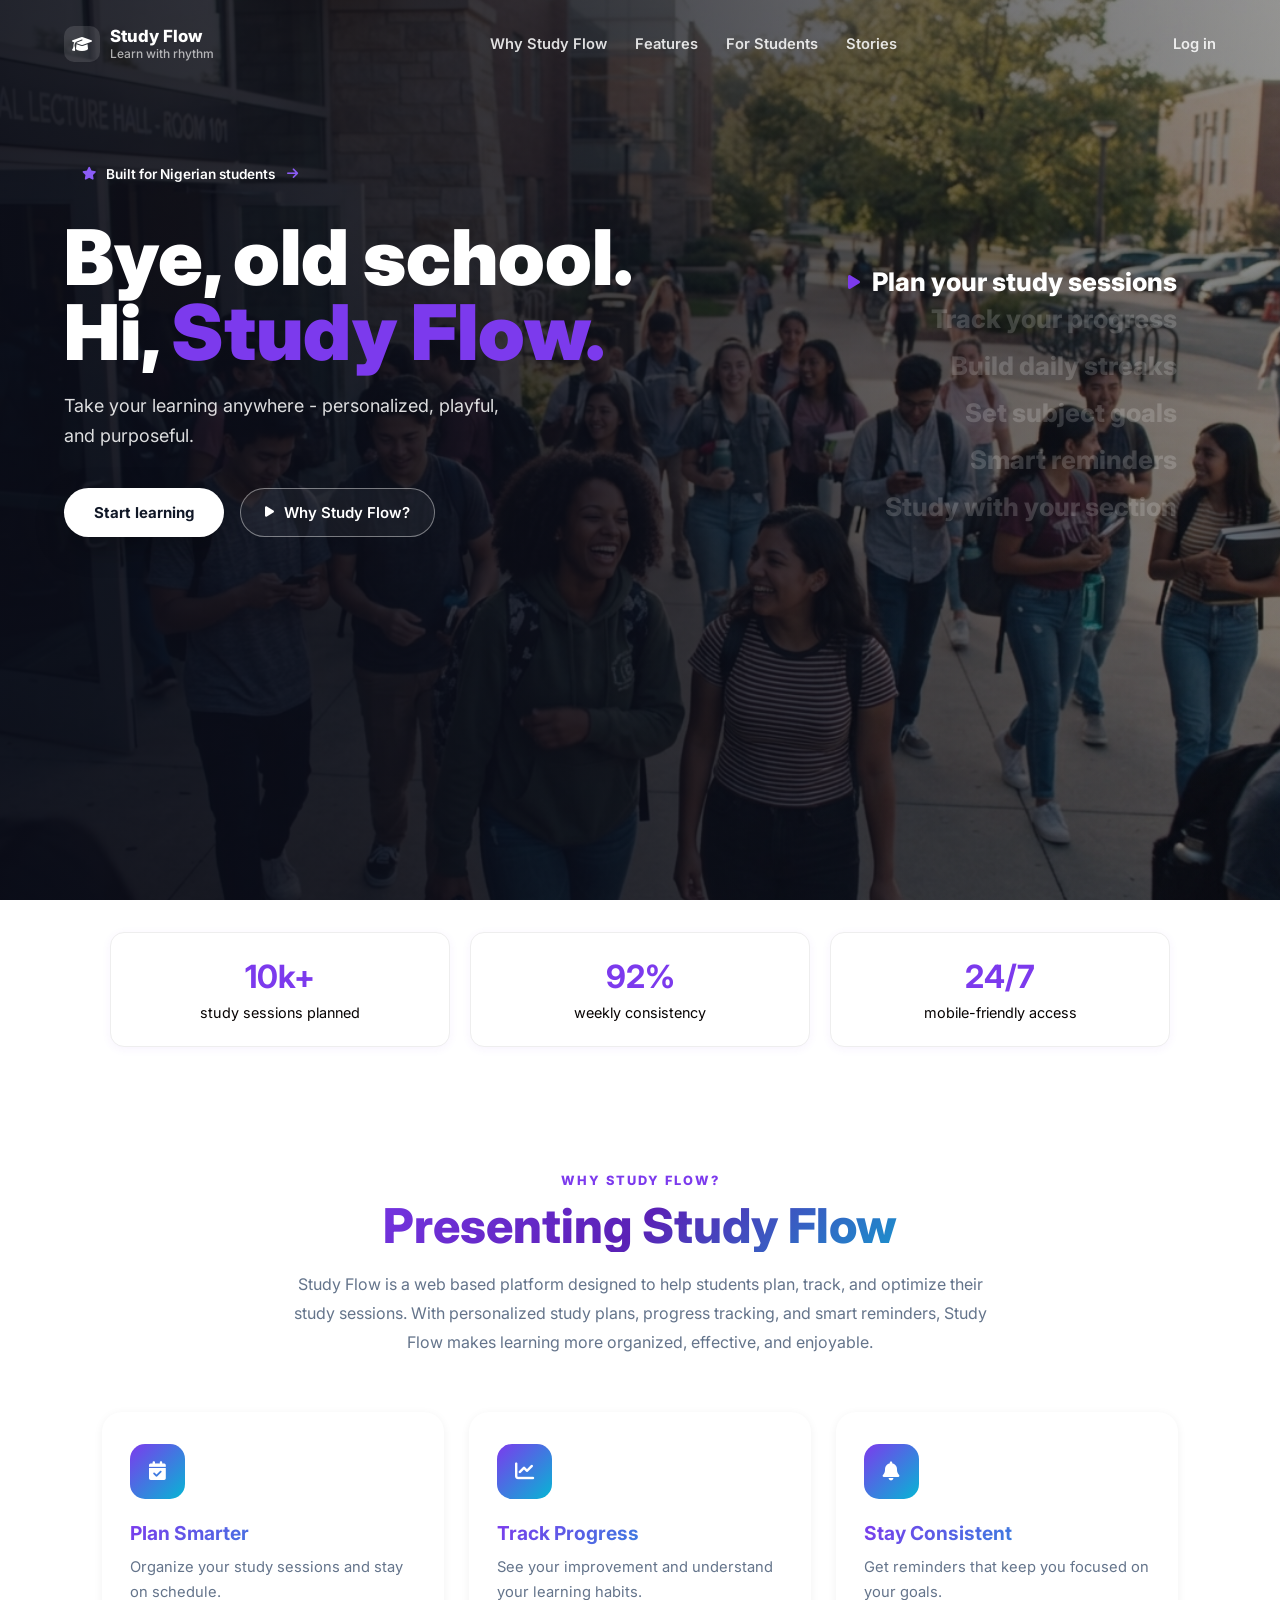
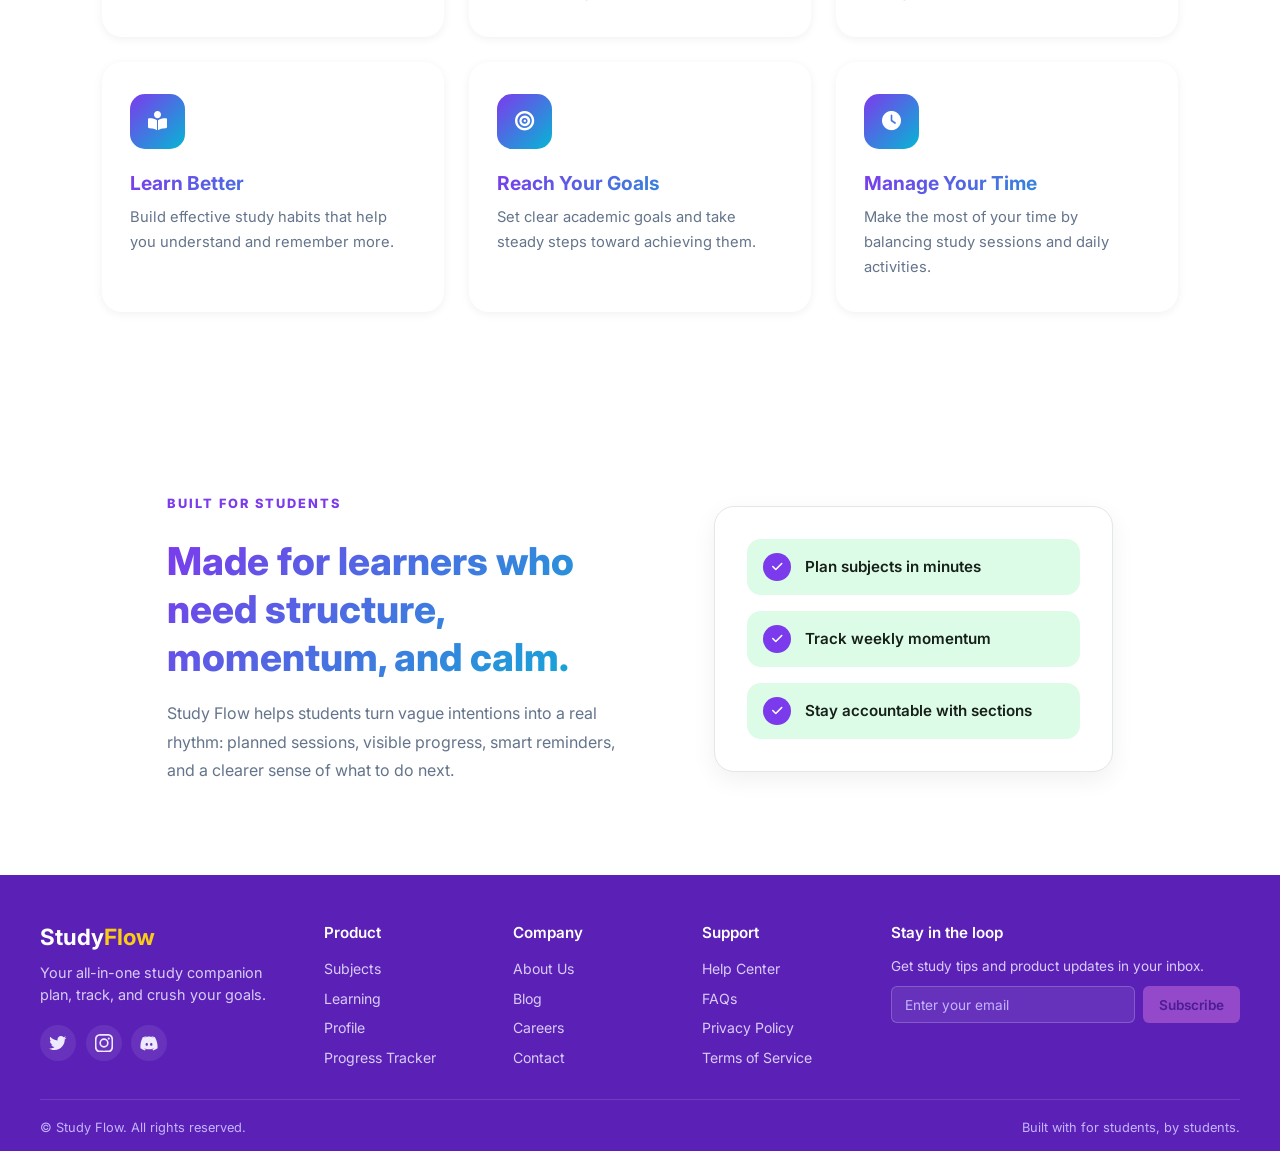
<file: index.html>
<!DOCTYPE html>
<html lang="en">
<head>
  
  <meta charset="UTF-8">
  
  <meta name="viewport" content="width=device-width, initial-scale=1.0">
  <title>Study Flow - Modern Learning Platform</title>
  <meta name="google-site-verification" content="tTZ7OoOKGF3PnKdHhJNmftQXPJx1vqrfENqBR6T2Oec" />
  <link rel="preconnect" href="https://fonts.googleapis.com">
  <link rel="preconnect" href="https://fonts.gstatic.com" crossorigin>
  <link href="https://fonts.googleapis.com/css2?family=Inter:wght@300;400;500;600;700;800;900&display=swap" rel="stylesheet">
  <link rel="stylesheet" href="https://cdnjs.cloudflare.com/ajax/libs/font-awesome/6.5.2/css/all.min.css">
  <link rel="stylesheet" href="css/style.css">
  <script src="js/theme.js"></script>
</head>
<body class="landing-page">

  <section class="home-hero">
    <div class="hero-image-layer" aria-hidden="true"></div>
    <div class="hero-overlay" aria-hidden="true"></div>

    <header class="site-header">
      <a class="site-brand" href="index.html" aria-label="Study Flow home">
        <span class="site-brand-mark"><i class="fa-solid fa-graduation-cap"></i></span>
        <span class="site-brand-text">
          <strong>Study Flow</strong>
          <small>Learn with rhythm</small>
        </span>
      </a>

      <button class="menu-toggle" type="button" aria-label="Open navigation" aria-expanded="false" aria-controls="siteNav">
        <i class="fa-solid fa-bars"></i>
      </button>

      <nav id="siteNav" class="site-nav">
        <a href="#why-study-flow">Why Study Flow</a>
        <a href="#features">Features</a>
        <a href="#for-whom">For Students</a>
        <a href="#testimonials">Stories</a>
      </nav>

      <div class="site-actions">
        <a href="login.html" class="site-link">Log in</a>
    
      </div>
    </header>

    <div class="hero-inner">
      <div class="hero-badge">
        <i class="fa-solid fa-star"></i>
        <span>Built for Nigerian students</span>
        <i class="fa-solid fa-arrow-right"></i>
      </div>

      <h1>Bye, old school.<br>Hi, <span class="accent">Study Flow.</span></h1>
      <p class="hero-sub">Take your learning anywhere - personalized, playful, and purposeful.</p>

      <div class="hero-actions">
        <a href="signup.html" class="btn-primary hero-cta">Start learning</a>
        <a href="#why-study-flow" class="btn-hero-secondary"><i class="fa-solid fa-play"></i> Why Study Flow?</a>
      </div>
    </div>

    <div class="hero-feature-list">
      <div class="karaoke-viewport">
        <ul id="heroFeatureList" class="karaoke-list">
          <li><i class="fa-solid fa-play hero-feature-arrow"></i><span>Plan your study sessions</span></li>
          <li><span>Track your progress</span></li>
          <li><span>Build daily streaks</span></li>
          <li><span>Set subject goals</span></li>
          <li><span>Smart reminders</span></li>
          <li><span>Study with your section</span></li>
        </ul>
      </div>
    </div>
  </section>

  <section class="trust-strip" id="features">
    <div class="trust-pill"><strong>10k+</strong><span>study sessions planned</span></div>
    <div class="trust-pill"><strong>92%</strong><span>weekly consistency</span></div>
    <div class="trust-pill"><strong>24/7</strong><span>mobile-friendly access</span></div>
  </section>

  <section class="present" id="why-study-flow">
    <div class="present-content">
      <span class="section-label">WHY STUDY FLOW?</span>
      <h2>Presenting Study Flow</h2>
      <p>
        Study Flow is a web based platform designed to help students plan, track,
        and optimize their study sessions. With personalized study plans,
        progress tracking, and smart reminders, Study Flow makes learning more
        organized, effective, and enjoyable.
      </p>
    </div>

    <div class="cards">
      <div class="benefit">
        <i class="fa-solid fa-calendar-check"></i>
        <div>
          <h3>Plan Smarter</h3>
          <p>Organize your study sessions and stay on schedule.</p>
        </div>
      </div>

      <div class="benefit">
        <i class="fa-solid fa-chart-line"></i>
        <div>
          <h3>Track Progress</h3>
          <p>See your improvement and understand your learning habits.</p>
        </div>
      </div>

      <div class="benefit">
        <i class="fa-solid fa-bell"></i>
        <div>
          <h3>Stay Consistent</h3>
          <p>Get reminders that keep you focused on your goals.</p>
        </div>
      </div>

     <div class="benefit">
  <i class="fa-solid fa-book-open-reader"></i>
  <div>
    <h3>Learn Better</h3>
    <p>Build effective study habits that help you understand and remember more.</p>
  </div>
</div>

<div class="benefit">
  <i class="fa-solid fa-bullseye"></i>
  <div>
    <h3>Reach Your Goals</h3>
    <p>Set clear academic goals and take steady steps toward achieving them.</p>
  </div>
</div>

<div class="benefit">
  <i class="fa-solid fa-clock"></i>
  <div>
    <h3>Manage Your Time</h3>
    <p>Make the most of your time by balancing study sessions and daily activities.</p>
  </div>
</div>
</di>
  </section>

  <section class="audience-section" id="for-whom">
    <div class="audience-copy">
      <span class="section-label">BUILT FOR  STUDENTS</span>
      <h2>Made for learners who need structure, momentum, and calm.</h2>
      <p>
        Study Flow helps students turn vague intentions into a real rhythm:
        planned sessions, visible progress, smart reminders, and a clearer
        sense of what to do next.
      </p>
    </div>
    <div class="audience-card">
      <div class="audience-item"><i class="fa-solid fa-check"></i><span>Plan subjects in minutes</span></div>
      <div class="audience-item"><i class="fa-solid fa-check"></i><span>Track weekly momentum</span></div>
      <div class="audience-item"><i class="fa-solid fa-check"></i><span>Stay accountable with sections</span></div>
    </div>
  </section>

<!-- ============ FOOTER ============ -->
<footer class="sf-footer">
  <div class="sf-footer__top">
    <div class="sf-footer__brand">
      <a href="index.html" class="sf-footer__logo">Study<span>Flow</span></a>
      <p class="sf-footer__tagline">
        Your all-in-one study companion plan, track, and crush your goals.
      </p>

      <div class="sf-footer__socials">
        <a href="#" aria-label="Twitter" class="sf-footer__icon">
          <svg viewBox="0 0 24 24" width="18" height="18" fill="currentColor"><path d="M23 4.9c-.8.4-1.7.6-2.6.8 1-.6 1.7-1.5 2-2.6-.9.5-1.9.9-3 1.1-.9-.9-2.1-1.5-3.4-1.5-2.6 0-4.7 2.1-4.7 4.7 0 .4 0 .7.1 1.1-3.9-.2-7.3-2.1-9.6-4.9-.4.7-.6 1.5-.6 2.3 0 1.6.8 3.1 2.1 3.9-.8 0-1.5-.2-2.1-.6v.1c0 2.3 1.6 4.2 3.8 4.6-.4.1-.8.2-1.2.2-.3 0-.6 0-.9-.1.6 1.9 2.4 3.2 4.4 3.3-1.6 1.3-3.7 2-6 2-.4 0-.8 0-1.1-.1 2.1 1.4 4.6 2.1 7.3 2.1 8.7 0 13.5-7.2 13.5-13.5v-.6c.9-.7 1.7-1.5 2.4-2.4z"/></svg>
        </a>
        <a href="#" aria-label="Instagram" class="sf-footer__icon">
          <svg viewBox="0 0 24 24" width="18" height="18" fill="currentColor"><path d="M12 2.2c3.2 0 3.6 0 4.9.1 1.2.1 1.9.2 2.3.4.6.2 1 .5 1.4.9.4.4.7.8.9 1.4.2.4.3 1.1.4 2.3.1 1.3.1 1.7.1 4.9s0 3.6-.1 4.9c-.1 1.2-.2 1.9-.4 2.3-.2.6-.5 1-.9 1.4-.4.4-.8.7-1.4.9-.4.2-1.1.3-2.3.4-1.3.1-1.7.1-4.9.1s-3.6 0-4.9-.1c-1.2-.1-1.9-.2-2.3-.4-.6-.2-1-.5-1.4-.9-.4-.4-.7-.8-.9-1.4-.2-.4-.3-1.1-.4-2.3-.1-1.3-.1-1.7-.1-4.9s0-3.6.1-4.9c.1-1.2.2-1.9.4-2.3.2-.6.5-1 .9-1.4.4-.4.8-.7 1.4-.9.4-.2 1.1-.3 2.3-.4 1.3-.1 1.7-.1 4.9-.1zM12 0C8.7 0 8.3 0 7 .1c-1.3.1-2.2.3-3 .6-.8.3-1.5.7-2.2 1.4C1.1 2.8.7 3.5.4 4.3.1 5.1-.1 6-.2 7.3-.3 8.6-.3 9-.3 12.3s0 3.7.1 5c.1 1.3.3 2.2.6 3 .3.8.7 1.5 1.4 2.2.7.7 1.4 1.1 2.2 1.4.8.3 1.7.5 3 .6 1.3.1 1.7.1 5 .1s3.7 0 5-.1c1.3-.1 2.2-.3 3-.6.8-.3 1.5-.7 2.2-1.4.7-.7 1.1-1.4 1.4-2.2.3-.8.5-1.7.6-3 .1-1.3.1-1.7.1-5s0-3.7-.1-5c-.1-1.3-.3-2.2-.6-3-.3-.8-.7-1.5-1.4-2.2C21.2 1.1 20.5.7 19.7.4c-.8-.3-1.7-.5-3-.6C15.7 0 15.3 0 12 0z"/><path d="M12 5.8a6.2 6.2 0 1 0 0 12.4 6.2 6.2 0 0 0 0-12.4zm0 10.2a4 4 0 1 1 0-8 4 4 0 0 1 0 8zM18.4 4.6a1.4 1.4 0 1 0 0 2.9 1.4 1.4 0 0 0 0-2.9z"/></svg>
        </a>
        <a href="#" aria-label="Discord" class="sf-footer__icon">
          <svg viewBox="0 0 24 24" width="18" height="18" fill="currentColor"><path d="M20.3 4.4A19.7 19.7 0 0 0 15.6 3l-.3.6a14.3 14.3 0 0 1 4 1.6c-1.7-.9-3.4-1.5-5.3-1.7-1.4-.2-2.8-.2-4 0-1.9.2-3.6.8-5.3 1.7a14 14 0 0 1 4-1.6L8.4 3a19.7 19.7 0 0 0-4.7 1.4C1 9.4.3 14.3.6 19.1a20 20 0 0 0 6 3l1-1.6a12.9 12.9 0 0 1-1.9-.9l.5-.4a14.2 14.2 0 0 0 11.6 0l.5.4c-.6.4-1.2.7-1.9.9l1 1.6a20 20 0 0 0 6-3c.4-5.6-1-10.4-3.5-14.7zM9 15.7c-.9 0-1.6-.8-1.6-1.8s.7-1.8 1.6-1.8 1.6.8 1.6 1.8-.7 1.8-1.6 1.8zm6 0c-.9 0-1.6-.8-1.6-1.8s.7-1.8 1.6-1.8 1.6.8 1.6 1.8-.7 1.8-1.6 1.8z"/></svg>
        </a>
      </div>
    </div>

    <div class="sf-footer__col">
      <h4 class="sf-footer__heading">Product</h4>
      <ul class="sf-footer__links">
        <li><a href="section.html">Subjects</a></li>
        <li><a href="learning.html">Learning</a></li>
        <li><a href="profile.html">Profile</a></li>
        <li><a href="#">Progress Tracker</a></li>
      </ul>
    </div>

    <div class="sf-footer__col">
      <h4 class="sf-footer__heading">Company</h4>
      <ul class="sf-footer__links">
        <li><a href="#">About Us</a></li>
        <li><a href="#">Blog</a></li>
        <li><a href="#">Careers</a></li>
        <li><a href="#">Contact</a></li>
      </ul>
    </div>

    <div class="sf-footer__col">
      <h4 class="sf-footer__heading">Support</h4>
      <ul class="sf-footer__links">
        <li><a href="#">Help Center</a></li>
        <li><a href="#">FAQs</a></li>
        <li><a href="#">Privacy Policy</a></li>
        <li><a href="#">Terms of Service</a></li>
      </ul>
    </div>

    <div class="sf-footer__col sf-footer__newsletter">
      <h4 class="sf-footer__heading">Stay in the loop</h4>
      <p class="sf-footer__newsletter-text">Get study tips and product updates in your inbox.</p>
      <form class="sf-footer__form" id="sfNewsletterForm">
        <input
          type="email"
          class="sf-footer__input"
          placeholder="Enter your email"
          required
          aria-label="Email address"
        />
        <button type="submit" class="sf-footer__btn">Subscribe</button>
      </form>
    </div>
  </div>

  <div class="sf-footer__bottom">
    <p>&copy; <span id="sfYear"></span> Study Flow. All rights reserved.</p>
    <p class="sf-footer__credit">Built with  for students, by students.</p>
  </div>
</footer>
  <script src="js/theme.js"></script>
  <script src="js/script.js"></script>
</body>
</html>
</file>
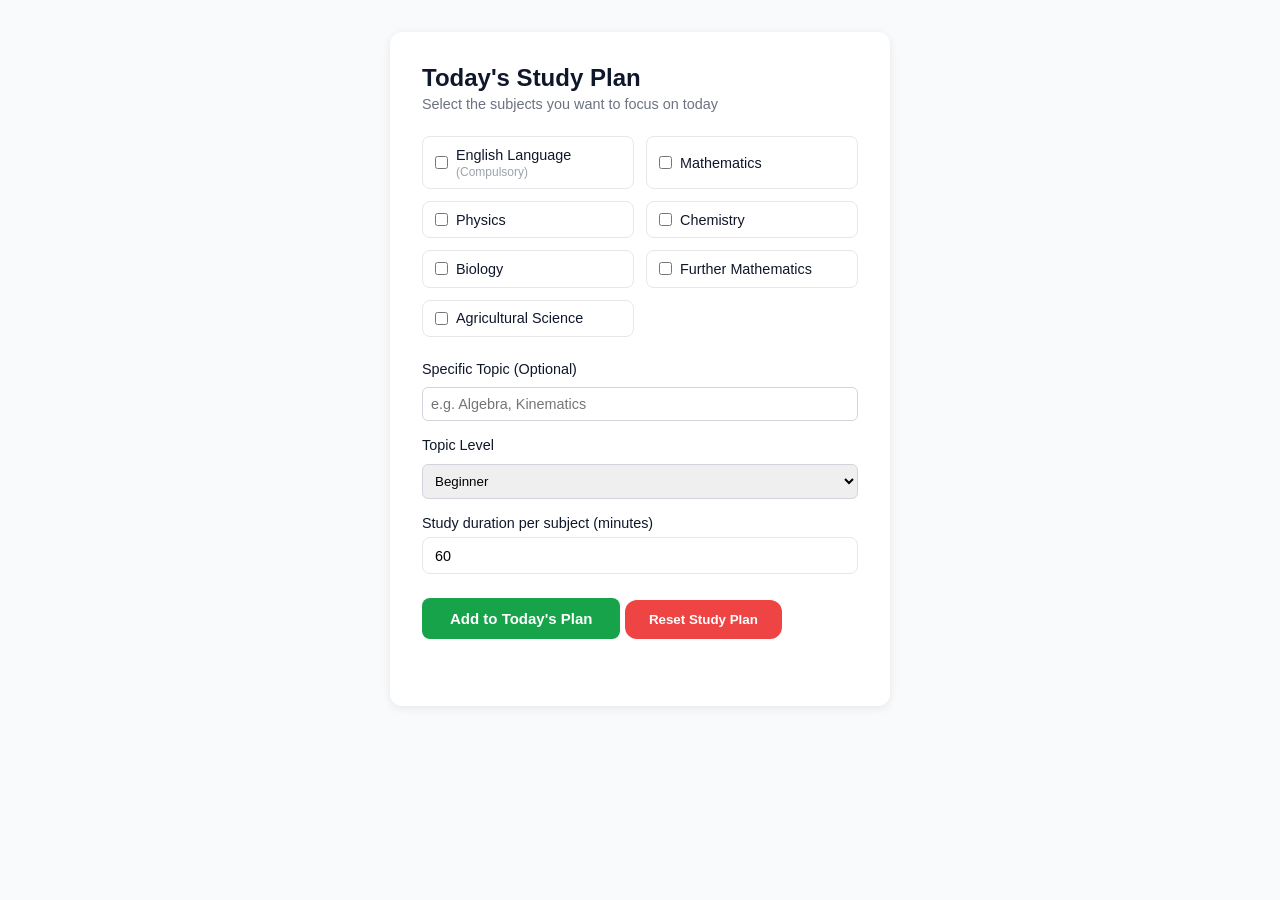
<file: section.html>
<!DOCTYPE html>
<html lang="en">

<head>
    <meta charset="UTF-8">
    <meta name="viewport" content="width=device-width, initial-scale=1.0">
    <title>Document</title>
    <link rel="stylesheet" href="css/style.css">
    <link rel="stylesheet" href="css/shared-nav.css">
</head>

<body>
    <div class="section-page-topbar">


        <div class="study-plan-form-container">
            <form id="studyPlanForm" class="study-plan-form">
                <h2>Today's Study Plan</h2>
                <p class="form-subtitle">Select the subjects you want to focus on today</p>

               

                <div class="subject-group" data-stream-group="science">
                    <label class="subject-checkbox">
                        <input type="checkbox" name="subject" value="English Language" >
                        <span>English Language <small>(Compulsory)</small></span>
                    </label>

                    <label class="subject-checkbox">
                        <input type="checkbox" name="subject" value="Mathematics" >
                        <span>Mathematics</span>
                    </label>

                    <label class="subject-checkbox">
                        <input type="checkbox" name="subject" value="Physics">
                        <span>Physics</span>
                    </label>

                    <label class="subject-checkbox">
                        <input type="checkbox" name="subject" value="Chemistry">
                        <span>Chemistry</span>
                    </label>

                    <label class="subject-checkbox">
                        <input type="checkbox" name="subject" value="Biology">
                        <span>Biology</span>
                    </label>

                    <label class="subject-checkbox">
                        <input type="checkbox" name="subject" value="Further Mathematics">
                        <span>Further Mathematics</span>
                    </label>

                    <label class="subject-checkbox">
                        <input type="checkbox" name="subject" value="Agricultural Science">
                        <span>Agricultural Science</span>
                    </label>
                </div>

                <div class="subject-group" data-stream-group="art" style="display: none;">
                    <label class="subject-checkbox">
                        <input type="checkbox" name="subject" value="English Language" checked disabled>
                        <span>English Language <small>(Compulsory)</small></span>
                    </label>

                    <label class="subject-checkbox">
                        <input type="checkbox" name="subject" value="Government">
                        <span>Government</span>
                    </label>

                    <label class="subject-checkbox">
                        <input type="checkbox" name="subject" value="Economics">
                        <span>Economics</span>
                    </label>

                    <label class="subject-checkbox">
                        <input type="checkbox" name="subject" value="Literature in English">
                        <span>Literature in English</span>
                    </label>

                    <label class="subject-checkbox">
                        <input type="checkbox" name="subject" value="Geography">
                        <span>Geography</span>
                    </label>

                    <label class="subject-checkbox">
                        <input type="checkbox" name="subject" value="Accounting">
                        <span>Accounting</span>
                    </label>

                    <label class="subject-checkbox">
                        <input type="checkbox" name="subject" value="Commerce">
                        <span>Commerce</span>
                    </label>

                    <label class="subject-checkbox">
                        <input type="checkbox" name="subject" value="CRS/IRS">
                        <span>CRS/IRS</span>
                    </label>
                </div>

                <div class="form-row" style="margin-bottom: 1rem;">
                    <label for="studyTopic">Specific Topic (Optional)</label>
                    <input type="text" id="studyTopic" name="topic" placeholder="e.g. Algebra, Kinematics"
                        style="width: 100%; padding: 0.5rem; border: 1px solid #d1d5db; border-radius: 6px; margin-top: 0.25rem;">
                </div>

                <div class="form-row" style="margin-bottom: 1rem;">
                    <label for="studyLevel">Topic Level</label>
                    <select id="studyLevel" name="level"
                        style="width: 100%; padding: 0.5rem; border: 1px solid #d1d5db; border-radius: 6px; margin-top: 0.25rem;">
                        <option value="Beginner">Beginner</option>
                        <option value="Intermediate">Intermediate</option>
                        <option value="Advanced">Advanced</option>
                    </select>
                </div>

                <div class="form-row">
                    <label for="studyDuration">Study duration per subject (minutes)</label>
                    <input type="number" id="studyDuration" name="duration" min="15" step="15" value="60" required>
                </div>

                <button type="submit" class="btn-primary">Add to Today's Plan</button>
                <button type="button" class="btn-secondary" id="sfResetPlanBtn">
                    <i class="fa-solid fa-rotate-left"></i>
                    Reset Study Plan
                </button>

                <p id="formMessage" class="form-message"></p>
            </form>
        </div>
        <script src="js/sidebar.js"></script>

        <script src="js/script.js"></script>
        <script src="js/theme.js"></script>
</body>

</html>
</file>
<file: css/style.css>
/* =========================================================
   STUDY FLOW — GREEN + RED BRAND SYSTEM
   ========================================================= */
:root {
    --sf-green: #16A34A;
    --sf-green-dark: #15803D;
    --sf-green-light: #DCFCE7;
    --sf-red: #EF4444;
    --sf-red-dark: #DC2626;
    --sf-red-light: #FEE2E2;

    --sf-background: #F7FCF9;
    --sf-surface: #FFFFFF;
    --sf-surface-soft: #F0FDF4;
    --sf-text: #172018;
    --sf-text-secondary: #64706A;
    --sf-text-muted: #94A3A0;
    --sf-border: #E2E8E4;

    --sf-success: #16A34A;
    --sf-danger: #DC2626;

    --sf-gradient: linear-gradient(135deg, #16A34A 0%, #15803D 55%, #EF4444 100%);
    --sf-gradient-soft: linear-gradient(135deg, #F0FDF4 0%, #FEF2F2 100%);
}

/* ══════════════════════════════════════════
   GOOGLE FONT
══════════════════════════════════════════ */
@import url('https://fonts.googleapis.com/css2?family=Inter:wght@300;400;500;600;700;800;900&display=swap');

/* ══════════════════════════════════════════
   CSS VARIABLES — light + dark
══════════════════════════════════════════ */
:root {
    --sf-purple: #16A34A;
    --sf-purple-dark: #15803D;
    --sf-purple-deep: #166534;
    --sf-purple-light: #DCFCE7;

    --sf-purple: #7c3aed;
    --sf-yellow-dark: #DC2626;
    --sf-yellow-light: #FEE2E2;

    --sf-background: #F7FCF9;
    --sf-surface: #FFFFFF;
    --sf-surface-soft: #F0FDF4;

    --sf-text: #172018;
    --sf-text-secondary: #64706A;
    --sf-text-muted: #94A3A0;
    --sf-border: #E2E8E4;

    --sf-success: #16A34A;
    --sf-danger: #DC2626;

    --sf-gradient: linear-gradient(135deg, #9316a3 0%, #9316a3 55%, #EF4444 100%);
    --sf-gradient-soft: linear-gradient(135deg, #F0FDF4 0%, #FEE2E2 100%);
}

/* Dark mode — supports either data-theme="dark" on <html>
   or a .dark-theme class on <body>. Update values here only. */
[data-theme="dark"],
body.dark-theme {
    --bg: #0f172a;
    --surface: #111827;
    --surface-soft: #1e293b;
    --text: #e5e7eb;
    --muted: #94a3b8;
    --border: rgba(148, 163, 184, 0.16);
    --primary: #A78BFA;
    --primary-soft: #3B0764;
    --accent: #FDE047;
    --accent-light: #422006;
    --bg-hover: #1E1B2E;
    --text-primary: #F7FCF9;
    --text-secondary: #CBD5E1;
    --text-muted: #94A3A0;
    --bg-card: #111827;
    --sf-color-primary: #A78BFA;
    --sf-color-primary-hover: #8B5CF6;
    --sf-color-surface: #111827;
    --sf-color-border: rgba(148, 163, 184, 0.16);
    --sf-color-text: #E2E8E4;
    --brand-gradient: linear-gradient(135deg, #a316a3, #b82dbd);

    --shadow-sm: 0 1px 3px rgba(2, 6, 23, 0.3);
    --shadow-md: 0 4px 16px rgba(2, 6, 23, 0.4);
    --shadow-lg: 0 24px 60px rgba(2, 6, 23, 0.35);

    --white: #111827;
    --page-bg: #0f172a;
}

/* ══════════════════════════════════════════
   RESET + BASE
══════════════════════════════════════════ */
* {
    margin: 0;
    padding: 0;
    box-sizing: border-box;
    font-family: 'Inter', sans-serif;
}

body {
    margin: 0;
    padding: 0;
    background: var(--bg);
    color: var(--text);
    -webkit-font-smoothing: antialiased;
    -moz-osx-font-smoothing: grayscale;
    transition: background .3s ease, color .3s ease;
}

/* Dark mode overrides the gradient with a flat dark background */
[data-theme="dark"] body,
body.dark-theme {
    background: var(--bg);
}

body.nav-open {
    overflow: hidden
}

/* ---------- Dark theme overrides ---------- */
body.dark-theme header,
body.dark-theme .notification-dropdown,
body.dark-theme .user-dropdown,
body.dark-theme .top-profile,
body.dark-theme .main,
body.dark-theme .page-header,
body.dark-theme .dashboard-card,
body.dark-theme .course-card,
body.dark-theme .assignment-item,
body.dark-theme .summary-chip,
body.dark-theme .progress-panel,
body.dark-theme .progress-insight,
body.dark-theme .milestone-item,
body.dark-theme .schedule-card,
body.dark-theme .schedule-overview-card,
body.dark-theme .schedule-item,
body.dark-theme .settings-card,
body.dark-theme .save-bar,
body.dark-theme .toast {
    background: var(--surface);
    color: var(--text);
    border-color: var(--border);
}

body.dark-theme h1,
body.dark-theme h2,
body.dark-theme h3,
body.dark-theme h4,
body.dark-theme h5,
body.dark-theme h6,
body.dark-theme p,
body.dark-theme span,
body.dark-theme li,
body.dark-theme label {
    color: var(--text);
}

body.dark-theme .lead,
body.dark-theme .summary-label,
body.dark-theme .page-header p,
body.dark-theme .card-header-text p,
body.dark-theme .setting-text span,
body.dark-theme .profile-meta p,
body.dark-theme .dropdown-bio p,
body.dark-theme .notification-item,
body.dark-theme .assignment-description,
body.dark-theme .course-description,
body.dark-theme .course-instructor,
body.dark-theme .tutorial-info p {
    color: var(--muted);
}

body.dark-theme .nav-item,
body.dark-theme .dropdown-header button,
body.dark-theme .user-dropdown a,
body.dark-theme .view-all,
body.dark-theme .view-all-link,
body.dark-theme .course-action-btn,
body.dark-theme .filter-btn,
body.dark-theme .btn-discard,
body.dark-theme .btn-danger,
body.dark-theme .btn-save {
    color: var(--text);
}

body.dark-theme .schedule-card,
body.dark-theme .schedule-overview-card,
body.dark-theme .schedule-list {
    background: var(--surface);
    border-color: var(--border);
}

body.dark-theme .schedule-overview-card li {
    background: var(--bg-hover);
}

.home-hero {
    position: relative;
    min-height: 100vh;
    display: flex;
    align-items: flex-start;
    justify-content: space-between;
    padding: 92px 5vw 48px;
    background: #111827;
    color: #fff;
    overflow: hidden;
}

.hero-image-layer,
.hero-overlay {
    position: absolute;
    inset: 0;
}

.hero-image-layer {
    background-image: url('../assets/Generated Image August 24, 2026 - 1_50PM.png');
    background-size: cover;
    background-position: center center;
    transform: scale(1.02);
}

.hero-overlay {
    background:
        linear-gradient(90deg, rgba(10, 12, 24, 0.86) 0%, rgba(10, 12, 24, 0.70) 46%, rgba(10, 12, 24, 0.30) 100%),
        linear-gradient(180deg, rgba(10, 12, 24, 0.18), rgba(10, 12, 24, 0.35));
}

.hero-inner {
    position: relative;
    z-index: 2;
    max-width: 620px;
    margin-top: 64px;
}

.hero-badge {
    display: inline-flex;
    align-items: center;
    gap: 10px;
    padding: 10px 18px;
    margin-bottom: 28px;
    border-radius: 999px;
    background: transparent;
    border: 0;
    backdrop-filter: none;
    font-size: 0.85rem;
    font-weight: 600;
    color: #fff;
}

.hero-badge i:first-child {
    color: #8b5cf6;
    font-size: 0.8rem;
}

.hero-badge i:last-child {
    color: #8b5cf6;
    font-size: 0.8rem;
    margin-left: 2px;
}

.home-hero h1 {
    font-size: clamp(2rem, 6vw, 5.2rem);
    line-height: 0.98;
    font-weight: 900;
    margin: 0 0 20px;
    color: #fff;
    text-align: left;
    background: transparent;
}

.home-hero h1 .accent {
    color: #7c3aed;
}

.hero-sub {
    font-size: clamp(0.95rem, 2vw, 18px);
    line-height: 1.7;
    color: rgba(255, 255, 255, 0.86);
    max-width: 460px;
    margin-bottom: 36px;
    text-align: left;
}

.hero-actions {
    display: flex;
    align-items: center;
    gap: 16px;
    flex-wrap: wrap;
}

.btn-primary.hero-cta {
    display: inline-block;
    padding: 15px 30px;
    border-radius: 999px;
    background: #fff;
    color: #111827;
    text-decoration: none;
    font-weight: 700;
    font-size: 15px;
    box-shadow: 0 10px 30px rgba(0, 0, 0, 0.25);
    transition: transform .2s ease, box-shadow .2s ease;
}

.btn-primary.hero-cta:hover {
    transform: translateY(-2px);
    box-shadow: 0 16px 32px rgba(221, 166, 166, 0.32);
    background: #f3f4f6;
    color: #111827;
}

.btn-hero-secondary {
    display: inline-flex;
    align-items: center;
    gap: 10px;
    padding: 14px 24px;
    border-radius: 999px;
    border: 1.5px solid rgba(255, 255, 255, 0.42);
    color: #fff;
    text-decoration: none;
    font-weight: 600;
    font-size: 15px;
    background: rgba(255, 255, 255, 0.05);
    transition: background .2s ease, border-color .2s ease, transform .2s ease;
}

.btn-hero-secondary i {
    font-size: 12px;
}

.btn-hero-secondary:hover {
    background: rgba(255, 255, 255, 0.12);
    border-color: #fff;
    transform: translateY(-1px);
}

/* Rotating feature list — top-right, Magnific-style */
.hero-feature-list {
    position: absolute;
    right: 4.5vw;
    top: 24px;
    z-index: 2;
    width: min(38vw, 420px);
}

.karaoke-viewport {
    height: 520px;
    overflow: hidden;
    display: flex;
    align-items: center;
    justify-content: center;
}

.hero-feature-list ul {
    list-style: none;
    margin: 0;
    padding: 0;
    display: flex;
    flex-direction: column;
    gap: 16px;
    text-align: right;
    transition: transform 0.7s cubic-bezier(0.22, 1, 0.36, 1);
    will-change: transform;
}

.hero-feature-list li {
    font-size: clamp(1.1rem, 2vw, 1.6rem);
    font-weight: 800;
    color: rgba(255, 255, 255, 0.28);
    transition: color .3s ease, transform .3s ease, opacity .3s ease;
    white-space: nowrap;
    display: flex;
    align-items: center;
    justify-content: flex-end;
    gap: 12px;
    opacity: 0.62;
    background: transparent;
    padding: 0;
    border: 0;
}

.hero-feature-list li.active {
    color: #fff;
    opacity: 1;
    transform: translateY(10px);
}

.hero-feature-arrow {
    color: #7c3aed;
    font-size: 16px;
}

.container h2 {
    font-size: clamp(1.3rem, 2vw, 1.6rem);
    text-align: center;
    margin: 28px 0 12px
}

.cards {
    display: grid;
    grid-template-columns: repeat(auto-fit, minmax(260px, 1fr));
    gap: 20px;
    margin-top: 16px
}

.feature {
    background: var(--surface);
    border: 1px solid var(--border);
    padding: 18px;
    border-radius: 14px;
    box-shadow: 0 8px 24px rgba(15, 23, 42, 0.06);
    display: flex;
    flex-direction: column;
    gap: 12px;
    align-items: flex-start;
    min-height: 140px;
    transition: transform .18s ease, box-shadow .18s ease
}

.feature .logo {
    width: 48px;
    height: 48px;
    display: grid;
    place-items: center;
    border-radius: 12px;
    background: var(--primary-soft);
    color: var(--primary);
    font-size: 20px
}

.feature h3 {
    margin: 0;
    font-size: 1.05rem;
    color: var(--text)
}

.feature p {
    margin: 0;
    color: var(--muted);
    font-size: 0.95rem;
    line-height: 1.4
}

.feature:hover {
    transform: translateY(-6px);
    box-shadow: 0 18px 40px rgba(15, 23, 42, 0.08)
}

/* =========================================
   PRESENTING STUDY FLOW
========================================= */

.present {
    width: 100%;
    padding: 90px 8%;
}

/* Heading */
.present-content {
    max-width: 700px;
    margin: 0 auto 55px;
    text-align: center;
}

.section-label {
    display: inline-block;
    margin-bottom: 12px;
    color: #7c3aed;
    font-size: 0.8rem;
    font-weight: 800;
    letter-spacing: 2px;
}

.present-content h2 {
    margin: 0 0 18px;
    font-size: clamp(2rem, 4vw, 3rem);
    font-weight: 800;
    line-height: 1.1;

    background: linear-gradient(135deg,
            #7c3aed,
            #5b21b6,
            #06b6d4);

    -webkit-background-clip: text;
    -webkit-text-fill-color: transparent;
    background-clip: text;
}

.present-content p {
    margin: 0 auto;
    color: #64748b;
    font-size: 1rem;
    line-height: 1.8;
}


/* =========================================
   THREE CARDS
========================================= */

.present .cards {
    display: grid;
    grid-template-columns: repeat(3,1fr);
    gap: 25px;
}


/* Individual card */
.benefit {
    padding: 32px 28px;
    background: #fff;
    border-radius: 20px;
    box-shadow: 0 2px 10px rgba(0, 0, 0, 0.06);
    transition: transform 0.3s ease, border-color 0.3s ease;
}

.benefit:hover {
    transform: translateY(-6px);
}


/* Icon */
.benefit i {
    width: 55px;
    height: 55px;
    display: flex;
    align-items: center;
    justify-content: center;
    margin-bottom: 22px;
    border-radius: 15px;
    color: #fff;
    font-size: 1.2rem;
    background: linear-gradient(135deg,
            #7c3aed,
            #06b6d4);
}


/* Card title */
.benefit h3 {
    margin: 0 0 10px;
    background: linear-gradient(135deg, #7c3aed, #06b6d4);
    -webkit-background-clip: text;
    -webkit-text-fill-color: transparent;
    background-clip: text;
    font-size: 1.2rem;
}


/* Card text */
.benefit p {
    margin: 0;
    color: #64748b;
    font-size: 0.92rem;
    line-height: 1.7;
}

/* ══════════════════════════════════════════
   SITE HEADER — transparent overlay on hero
══════════════════════════════════════════ */
.site-header {
    position: absolute;
    top: 0;
    left: 0;
    right: 0;
    z-index: 3;
    display: flex;
    align-items: center;
    justify-content: space-between;
    gap: 24px;
    padding: 26px 5vw;
    background: transparent;
    border-bottom: none;
}

.site-brand {
    display: flex;
    align-items: center;
    gap: 10px;
    text-decoration: none;
}

.site-brand-mark {
    display: inline-flex;
    align-items: center;
    justify-content: center;
    width: 36px;
    height: 36px;
    border-radius: 10px;
    background: rgba(255, 255, 255, 0.12);
    color: #fff;
    font-size: 1rem;
}

.site-brand-text {
    display: flex;
    flex-direction: column;
    line-height: 1.15;
}

.site-brand-text strong {
    font-size: 1.05rem;
    font-weight: 800;
    color: #fff;
}

.site-brand-text small {
    font-size: 0.75rem;
    font-weight: 500;
    color: rgba(255, 255, 255, 0.65);
}

/* Hamburger — hidden on desktop, shown by media queries below */
.menu-toggle {
    display: none;
    background: transparent;
    border: none;
    width: 40px;
    height: 40px;
    border-radius: 8px;
    color: #fff;
    font-size: 1.2rem;
    cursor: pointer;
    transition: background 0.2s ease;
}

.menu-toggle:hover {
    background: rgba(255, 255, 255, 0.1);
}

.site-nav {
    display: flex;
    align-items: center;
    gap: 28px;
    flex-wrap: wrap;
}

.site-nav a {
    text-decoration: none;
    color: rgba(255, 255, 255, 0.85);
    font-weight: 600;
    font-size: 0.92rem;
    transition: color 0.2s ease;
}

.site-nav a:hover {
    color: #fff;
}

.site-actions {
    display: flex;
    align-items: center;
    gap: 20px;
    flex-wrap: wrap;
}

.site-link {
    text-decoration: none;
    color: rgba(255, 255, 255, 0.85);
    font-weight: 600;
    font-size: 0.92rem;
}

.site-link:hover {
    color: #fff;
}

.site-cta {
    padding: 12px 22px;
    font-size: 0.92rem;
}

.site-nav.active {
    display: flex;
}

/* ══════════════════════════════════════════
   DASHBOARD HEADER (notifications / user dropdown)
══════════════════════════════════════════ */
header {
    width: 100%;
    display: flex;
    justify-content: space-between;
    align-items: center;
    flex-wrap: wrap;
    gap: 16px;
    padding: 20px 40px;
    background: rgba(255, 255, 255, .72);
    border-bottom: 1px solid rgba(99, 102, 241, .12);
    border-radius: 0 0 18px 18px;
    margin-bottom: 40px;
}

.user-section {
    display: flex;
    align-items: center;
    gap: 20px;
    flex-wrap: wrap;
}

.icon-btn {
    width: 52px;
    height: 52px;
    border: 1px solid var(--border);
    background: var(--surface);
    border-radius: 16px;
    display: grid;
    place-items: center;
    position: relative;
    cursor: pointer;
    font-size: 20px;
    transition: transform .2s ease, box-shadow .2s ease, border-color .2s ease;
}

.icon-btn:hover {
    transform: translateY(-1px);
    border-color: rgba(79, 70, 229, .3);
    box-shadow: 0 12px 30px rgba(79, 70, 229, .08);
}

.notification-count {
    position: absolute;
    top: -8px;
    right: -8px;
    min-width: 20px;
    height: 20px;
    border-radius: 50%;
    background: #ef4444;
    color: white;
    font-size: 12px;
    display: flex;
    justify-content: center;
    align-items: center;
    padding: 0 5px;
    border: 2px solid var(--surface);
}

.notification-container,
.user-container {
    position: relative;
}

.notification-dropdown,
.user-dropdown {
    position: absolute;
    top: 60px;
    right: 0;
    width: min(320px, 92vw);
    background: white;
    border-radius: 12px;
    box-shadow: 0 10px 25px rgba(0, 0, 0, .15);
    opacity: 0;
    visibility: hidden;
    transform: translateY(10px);
    transition: .3s;
}

.notification-dropdown.active,
.user-dropdown.active {
    opacity: 1;
    visibility: visible;
    transform: translateY(0);
}

.dropdown-header {
    display: flex;
    justify-content: space-between;
    align-items: center;
    padding: 15px;
    border-bottom: 1px solid #eee;
}

.dropdown-header button {
    border: none;
    background: none;
    color: var(--primary);
    cursor: pointer;
}

.notification-item {
    padding: 15px;
    display: flex;
    gap: 10px;
    cursor: pointer;
    border-bottom: 1px solid #eee;
}

.notification-item:hover {
    background: #f8f9fa;
}

.notification-item.unread {
    background: #eef5ff;
}

.avatar {
    width: 35px;
    height: 32px;
    border-radius: 50%;
    object-fit: cover;
}

.user-avatar {
    cursor: pointer;
}

.profile-summary {
    display: flex;
    flex-direction: column;
}

.user-dropdown .profile-header {
    display: flex;
    gap: 12px;
    padding: 16px;
    align-items: center;
    border-bottom: 1px solid #e5e7eb;
    background: linear-gradient(135deg, #f8faff 0%, #ffffff 100%);
}

.user-dropdown .profile-header .avatar {
    width: 52px;
    height: 52px;
    border: 2px solid #ffffff;
    box-shadow: 0 4px 12px rgba(79, 70, 229, 0.15);
}

.user-dropdown .profile-header>div {
    min-width: 0;
}

.user-dropdown .profile-header h4 {
    margin: 0;
    font-size: 1rem;
    font-weight: 700;
    color: #111827;
}

.user-dropdown .profile-header p {
    margin: 4px 0 0;
    font-size: 0.85rem;
    color: #6b7280;
}

.top-profile {
    padding: 12px 16px;
    background: #fff;
    border: 1px solid #e5e7eb;
    border-radius: 14px;
    cursor: pointer;
    display: inline-flex;
    align-items: center;
    gap: 12px;
}

.top-profile:hover {
    box-shadow: 0 10px 30px rgba(15, 23, 42, .08);
    transform: translateY(-1px);
    transition: transform .2s ease, box-shadow .2s ease;
}

.profile-meta {
    display: inline-flex;
    flex-direction: column;
    align-items: flex-start;

    gap: 4px;
    text-align: left;
}

.profile-meta h4,
.profile-meta p {
    margin: 0;
}

.profile-meta h4 {
    font-size: 0.95rem;
    font-weight: 700;
}

.profile-meta p {
    font-size: 0.8rem;
    color: #6b7280;
}

.profile-header.dropdown {
    padding: 15px;
    border-bottom: 1px solid #eee;
}

.profile-header.dropdown div {
    min-width: 0;
}

.profile-header.dropdown h4 {
    margin: 0;
    font-size: 1rem;
    font-weight: 700;
    color: #111827;
}

.profile-header.dropdown p {
    margin: 3px 0 0;
    padding: 20px 0 0;
    font-size: 0.85rem;
    color: #6b7280;
}

.dropdown-bio {
    padding: 15px;
    border-bottom: 1px solid #eee;
    background: #F7FCF9;
}

.dropdown-bio p {
    margin: 0;
    color: #334155;
    font-size: 0.95rem;
    line-height: 1.75;
    word-break: break-word;
}

.dropdown-bio a {
    color: #16A34A;
    text-decoration: none;
}

.dropdown-bio a:hover {
    text-decoration: underline;
}





.dropdown-gallery {
    padding: 12px 15px;
    border-bottom: 1px solid #eee;
}

.dropdown-gallery-grid {
    display: grid;
    grid-template-columns: repeat(3, 1fr);
    gap: 8px;
}

.dropdown-gallery-item {
    width: 100%;
    aspect-ratio: 1 / 1;
    border-radius: 8px;
    overflow: hidden;
}

.dropdown-gallery-item img {
    width: 100%;
    height: 100%;
    object-fit: cover;
}

.user-dropdown a {
    display: flex;
    gap: 10px;
    padding: 15px;
    text-decoration: none;
    color: #333;
}

.user-dropdown a:hover {
    background: #f8f9fa;
}

.logout {
    color: rgb(255, 0, 255) !important;
}

/* Scoped to header only — avoids conflict with .brand-panel .logo */
header .logo {
    display: flex;
    align-items: center;
    gap: 12px;
    font-size: 1.4rem;
    font-weight: 800;
    color: #111827;
}

header .logo img {
    width: 48px;
    height: 40px;
}

.header-actions {
    position: relative;
    display: flex;
    justify-content: flex-end;
    align-items: center;
    gap: 16px;
    flex-wrap: wrap;
}

.header-actions i {
    font-size: 1.2rem;
    color: #6b7280;
    cursor: pointer;
    transition: color .2s;
}

.header-actions i:hover {
    color: #7c3aed;
}

/* ══════════════════════════════════════════
   MAIN LAYOUT
══════════════════════════════════════════ */
.main {
    position: relative;
    padding: 32px;
    border-radius: 28px;
    background: #ffffff;
    min-height: calc(100vh - 180px);
}

header.page-header {
    display: flex;
    border: none;
    margin: 30px 15px 5px;
    box-shadow: none;
}

body.dashboard-page {
    background: var(--bg);
}

body.dashboard-page main.main {
    margin-left: 300px;
    background: transparent;
    box-shadow: none;
    border-radius: 0;
    min-height: auto;
    padding: 32px 32px 48px;
    transition: margin-left .3s ease;
}

.dashboard-content {
    max-width: 1180px;
    margin: 0 auto;
    padding: 0 0 16px;
}

.page-title {
    max-width: 720px;
    margin-bottom: 32px;
}

.page-header {
    display: flex;
    flex-wrap: wrap;
    justify-content: space-between;
    align-items: flex-start;
    gap: 32px;
    padding: 28px 30px;
    border-radius: 28px;
    background:
        radial-gradient(circle at top right, rgba(176, 255, 130, 0.14), transparent 30%),
}

.page-header .page-title {
    max-width: 720px;
                                                                                    
}

.page-header .lead {
    margin-top: 14px;
}

.dashboard-page:not(.schedule-page) .header-actions {
    display: none;
}

.eyebrow {
    text-transform: uppercase;
    letter-spacing: 0.2em;
    font-size: 0.8rem;
    color: var(--primary);
    margin-bottom: 12px;
}

.page-title h1 {
    font-size: clamp(1.7rem, 4vw, 2.8rem);
    line-height: 1.05;
    color: #111827;
    margin-bottom: 16px;
}

.lead {
    font-size: clamp(0.9rem, 1.5vw, 1rem);
    color: #4b5563;
    max-width: 720px;
    line-height: 1.75;
}

/* Mobile-only header row (logo + hamburger) — hidden on desktop/tablet, shown by mobile query */
.mobile-flex-header {
    display: none;
}

.mobile-logo-container {
    display: flex;
    align-items: center;
    gap: 12px;
}

.mobile-logo-container .mobile-logo {
    width: 44px;
    height: auto;
    border-radius: 10px;
    background: #DCFCE7;
    padding: 6px;
}

.mobile-logo-container .mobile-brand {
    font-weight: 700;
    font-size: 1.25rem;
    color: var(--text, #1f2937);
}

.toogle-menu {
    background: transparent;
    border: none;
    cursor: pointer;
    width: 40px;
    height: 40px;
    display: flex;
    align-items: center;
    justify-content: center;
    border-radius: 8px;
    color: var(--text-primary, #1a1a1a);
    font-size: 1.2rem;
    transition: background 0.2s ease;
}

.toogle-menu:hover {
    background: var(--hover-bg, rgba(22, 163, 74, 0.08));
}

.toogle-menu:active {
    transform: scale(0.95);
}

/* ══════════════════════════════════════════
   DASHBOARD SUMMARY + CARDS
══════════════════════════════════════════ */
.dashboard-summary {
    display: grid;
    grid-template-columns: repeat(3, minmax(0, 1fr));
    gap: 14px;
    min-width: 0;
    width: 100%;
}

.summary-chip {
    padding: 16px 18px;
    margin:10px 5px 2px;
    margin-top: -30px;
    border-radius: 18px;
    background: rgba(255, 255, 255, 0.8);
    border: 1px solid rgba(79, 70, 229, 0.08);
    box-shadow: 0 10px 24px rgba(15, 23, 42, 0.04);
    display: grid;
    gap: 4px;
}

.summary-value {
    font-size: 1.2rem;
    font-weight: 800;
    color: #111827;
}

.summary-label {
    font-size: 0.82rem;
    color: #64748b;
    line-height: 1.35;
}

.dashboard-cards {
    margin: 30px 0;
    display: grid;
    grid-template-columns: repeat(auto-fit, minmax(280px, 1fr));
    gap: 24px;
}

.dashboard-card {
    position: relative;
    overflow: hidden;
    padding: 30px 28px;
    border-radius: 28px;
    background: var(--surface);
    border: 1px solid var(--border);
    box-shadow: var(--shadow);
    transition: transform .25s ease, box-shadow .25s ease;
    min-height: 220px;
    display: flex;
    align-items: center;
    justify-content: space-between;
}

.dashboard-card::before {
    content: "";
    position: absolute;
    inset: 0;
    border-radius: 28px;
    background: linear-gradient(180deg, rgba(79, 70, 229, .06), transparent 40%);
    pointer-events: none;
    opacity: 0;
    transition: opacity .25s ease;
}

.dashboard-card:hover {
    transform: translateY(-4px);
    box-shadow: 0 28px 65px rgba(79, 70, 229, .16);
}

.dashboard-card:hover::before {
    opacity: 1;
}

.card-head {
    display: flex;
    align-items: flex-start;
    gap: 18px;
}

.card-icon {
    display: grid;
    place-items: center;
    width: 30px;
    height: 30px;
    border-radius: 50px;
}

.card-icon img {
    width: 24px;
    height: 24px;
}

.dashboard-card h3 {
    margin: 0 0 10px;
    font-size: 1.15rem;
    color: #111827;
}

.dashboard-card p {
    margin: 0;
    color: var(--muted);
    line-height: 1.85;
    max-width: 100%;
}

/* ══════════════════════════════════════════
   PENDING ASSIGNMENTS
══════════════════════════════════════════ */
.pending-assignments {
    margin-top: 40px;
}

.section-header {
    display: flex;
    flex-wrap: wrap;
    justify-content: space-between;
    align-items: center;
    gap: 12px;
    margin-bottom: 24px;
}

.section-header h2 {
    font-size: 1.5rem;
    color: #111827;
    margin: 0;
}

.view-all {
    text-decoration: none;
    color: #16A34A;
    font-weight: 600;
    font-size: 14px;
    transition: color .3s ease;
}

.view-all:hover {
    color: #15803D;
}

.assignments-list {
    display: flex;
    flex-direction: column;
    gap: 16px;
}

.assignment-item {
    display: flex;
    flex-wrap: wrap;
    justify-content: space-between;
    align-items: center;
    gap: 12px;
    padding: 20px 24px;
    background: var(--surface);
    border: 1px solid var(--border);
    border-radius: 16px;
    transition: box-shadow .3s ease, transform .3s ease;
}

.assignment-item:hover {
    box-shadow: 0 10px 25px rgba(15, 23, 42, .08);
    transform: translateY(-2px);
}

.assignment-info {
    flex: 1;
    min-width: 200px;
}

.assignment-title {
    margin: 0 0 8px;
    font-size: 1.05rem;
    color: #111827;
    font-weight: 600;
}

.assignment-course {
    margin: 0 0 6px;
    font-size: 0.9rem;
    color: #16A34A;
    font-weight: 500;
}

.assignment-description {
    margin: 0;
    font-size: 0.9rem;
    color: var(--muted);
    line-height: 1.5;
}

.assignment-due {
    display: flex;
    flex-direction: column;
    align-items: flex-end;
    gap: 10px;
    min-width: 140px;
}

.due-date {
    margin: 0;
    font-size: 0.9rem;
    color: var(--muted);
    font-weight: 500;
}

.status-badge {
    display: inline-block;
    padding: 6px 12px;
    border-radius: 8px;
    font-size: 0.8rem;
    font-weight: 600;
    text-align: center;
}

.status-badge.urgent {
    background: rgba(239, 68, 68, 0.1);
    color: #ef4444;
}

.status-badge.pending {
    background: rgba(79, 70, 229, 0.1);
    color: #16A34A;
}

/* ══════════════════════════════════════════
   COURSES SECTION
══════════════════════════════════════════ */
.courses-section {
    margin-top: 48px;
}

.courses-grid {
    display: grid;
    grid-template-columns: repeat(auto-fit, minmax(280px, 1fr));
    gap: 28px;
    margin-top: 32px;
}

.course-card {
    position: relative;
    background: linear-gradient(180deg, rgba(255, 255, 255, 0.98), #fbfdff);
    border: 1px solid rgba(79, 70, 229, 0.1);
    border-radius: 24px;
    padding: 26px;
    display: flex;
    flex-direction: column;
    gap: 20px;
    overflow: hidden;
    transition: transform 0.25s ease, box-shadow 0.25s ease, border-color 0.25s ease;
}

.course-card::before {
    content: '';
    position: absolute;
    inset: 0;
    pointer-events: none;

}

.course-card:hover {
    transform: translateY(-6px);
    box-shadow: 0 24px 48px rgba(15, 23, 42, 0.12);
    border-color: rgba(79, 70, 229, 0.18);
}

.course-header {
    display: flex;
    align-items: center;
    justify-content: space-between;
    gap: 16px;
    flex-wrap: wrap;
}

.course-badge {
    display: inline-flex;
    align-items: center;
    justify-content: center;
    min-width: 96px;
    padding: 8px 14px;
    background: rgba(79, 70, 229, 0.1);
    color: #15803D;
    border-radius: 999px;
    font-size: 0.78rem;
    font-weight: 700;
    letter-spacing: 0.02em;
    text-transform: uppercase;
}

.course-card[data-status="in-progress"] .course-badge {
    background: rgba(79, 70, 229, 0.12);
    color: #15803D;
}

.course-card[data-status="completed"] .course-badge {
    background: rgba(16, 185, 129, 0.14);
    color: #047857;
}

.course-card[data-status="not-started"] .course-badge {
    background: rgba(107, 114, 128, 0.12);
    color: #475569;
}

.course-badge.not-started {
    background: rgba(107, 114, 128, 0.12);
    color: #475569;
}
.course-menu {
    padding: 10px;
    background: rgba(243, 244, 246, 0.9);
    border: 1px solid rgba(148, 163, 184, 0.28);
    border-radius: 12px;
    color: #475569;
    font-size: 1rem;
    cursor: pointer;
    transition: background 0.2s ease, color 0.2s ease, transform 0.2s ease;
}
.course-menu:hover { background: #DCFCE7; color: #1f2937; transform: translateY(-1px); }

.course-thumb {
    position: relative;
    height: 172px;
    border-radius: 22px;
    background-size: cover;
    background-position: center;
    overflow: hidden;
    display: flex;
    align-items: flex-end;
    justify-content: flex-start;
    padding: 16px;
}
.course-thumb::after { content: ''; position: absolute; inset: 0; background: linear-gradient(180deg, transparent 35%, rgba(15, 23, 42, 0.45)); }

.course-label {
    position: relative;
    z-index: 1;
    display: inline-flex;
    padding: 8px 12px;
    border-radius: 999px;
    background: rgba(255, 255, 255, 0.88);
    color: #111827;
    font-size: 0.78rem;
    font-weight: 700;
    text-transform: uppercase;
    letter-spacing: 0.02em;
}

.course-content { flex: 1; }
.course-title { margin: 0 0 10px; font-size: 1.2rem; font-weight: 700; line-height: 1.3; color: #111827; }
.course-instructor { display: flex; align-items: center; gap: 8px; margin: 0; font-size: 0.95rem; color: #5b6776; }
.course-instructor i { font-size: 0.9rem; color: #16A34A; }

.course-footer { padding-top: 16px; border-top: 1px solid rgba(79, 70, 229, 0.08); }

.progress-info { display: flex; align-items: center; justify-content: space-between; margin-bottom: 12px; font-size: 0.95rem; }
.progress-label { color: #6b7280; font-weight: 600; }
.progress-percent { color: #111827; font-weight: 700; }
.progress-bar { width: 100%; height: 10px; background: rgba(226, 232, 240, 0.9); border-radius: 999px; overflow: hidden; }
.progress-fill { height: 100%; background: linear-gradient(90deg, #16A34A, #EF4444); border-radius: 999px; transition: width 0.35s ease; }

.courses-filter { display: flex; align-items: center; flex-wrap: wrap; gap: 12px; margin: 28px 0 12px; }

.filter-btn {
    padding: 12px 22px;
    background: var(--bg-card);
    border: 1px solid rgba(79, 70, 229, 0.12);
    border-radius: 14px;
    color: #475569;
    font-weight: 600;
    font-size: 0.95rem;
    cursor: pointer;
    transition: all 0.25s ease;
}
.filter-btn:hover { background: #f8f9ff; border-color: rgba(79, 70, 229, 0.3); color: #16A34A; }
.filter-btn.active { background: linear-gradient(135deg, #16A34A, #EF4444); border-color: transparent; color: #fff; box-shadow: 0 12px 20px rgba(79, 70, 229, 0.14); }

.all-courses-section { margin-top: 30px; }
.course-card .course-description { margin: 10px 0; font-size: 0.95rem; line-height: 1.7; color: #64748b; }

.course-meta { display: flex; flex-wrap: wrap; gap: 16px; margin-top: 14px; font-size: 0.9rem; color: #6b7280; }
.course-meta span { display: inline-flex; align-items: center; gap: 6px; }
.course-meta i { font-size: 0.9rem; color: #16A34A; }

.course-action-btn {
    display: inline-flex;
    width: 100%;
    margin-top: 16px;
    padding: 14px 16px;
    background: linear-gradient(135deg, #16A34A, #EF4444);
    border: none;
    border-radius: 14px;
    color: #fff;
    text-align: center;
    text-decoration: none;
    font-weight: 700;
    font-size: 0.95rem;
    cursor: pointer;
    box-shadow: 0 16px 30px rgba(79, 70, 229, 0.12);
    transition: opacity 0.25s ease, transform 0.2s ease, box-shadow 0.25s ease;
}
.course-action-btn:hover { opacity: 0.95; transform: translateY(-2px); box-shadow: 0 18px 36px rgba(79, 70, 229, 0.14); }
.course-action-btn.completed { background: linear-gradient(135deg, #10b981, #059669); }
.course-action-btn.start { background: linear-gradient(135deg, #f59e0b, #d97706); }

/* ══════════════════════════════════════════
   SCHEDULE SECTION
══════════════════════════════════════════ */
.schedule-section { display: grid; gap: 24px; margin-top: 28px; }
.schedule-grid { display: grid; grid-template-columns: repeat(auto-fit, minmax(260px, 1fr)); gap: 20px; }

.schedule-card {
    padding: 24px;
    background: var(--surface);
    border: 1px solid var(--border);
    border-radius: 22px;
    box-shadow: var(--shadow);
    transition: transform 0.25s ease, box-shadow 0.25s ease;
}
.schedule-card:hover { transform: translateY(-4px); box-shadow: 0 22px 45px rgba(15, 23, 42, 0.1); }

.schedule-badge {
    display: inline-flex;
    align-items: center;
    justify-content: center;
    padding: 8px 14px;
    margin-bottom: 16px;
    background: rgba(79, 70, 229, 0.1);
    border-radius: 999px;
    color: #15803D;
    font-size: 0.8rem;
    font-weight: 700;
    letter-spacing: 0.02em;
    text-transform: uppercase;
}
.schedule-badge.accent { background: rgba(16, 185, 129, 0.14); color: #047857; }

.schedule-card h2 { margin: 0 0 10px; font-size: 1.15rem; line-height: 1.35; color: var(--text); }
.schedule-time { margin: 0 0 14px; font-size: 0.95rem; color: var(--text-secondary); }
.schedule-card p { margin: 0; line-height: 1.75; color: var(--text-secondary); }

.schedule-overview { display: grid; grid-template-columns: minmax(280px, 1fr) minmax(320px, 1.2fr); gap: 24px; }

.schedule-overview-card,
.schedule-list {
    padding: 24px;
    background: var(--surface);
    border: 1px solid var(--border);
    border-radius: 24px;
    box-shadow: var(--shadow);
}
.schedule-overview-card h3, .schedule-list h3 { margin: 0 0 18px; font-size: 1.05rem; color: var(--text); }
.schedule-overview-card ul { display: grid; gap: 12px; margin: 0; padding: 0; list-style: none; }
.schedule-overview-card li { padding: 14px 16px; background: var(--bg-hover); border-radius: 16px; color: var(--text-secondary); font-weight: 500; }

.schedule-item {
    display: grid;
    grid-template-columns: 88px 1fr;
    align-items: start;
    gap: 16px;
    padding: 16px 0;
    border-top: 1px solid var(--border);
}
.schedule-item:first-child { border-top: none; }
.item-time { font-size: 0.95rem; font-weight: 700; color: var(--accent); }
.schedule-item strong { display: block; margin-bottom: 6px; font-size: 0.96rem; color: var(--text); }
.schedule-item p { margin: 0; font-size: 0.94rem; line-height: 1.6; color: var(--text-secondary); }

/* ══════════════════════════════════════════
   RENDERED STUDY PLAN (from JavaScript)
   Generated dynamically by renderStudyPlan() / renderTodayPlan().
══════════════════════════════════════════ */
.sf-plan-day-group {
    width: 100%;
    padding: 20px 22px;
    background: var(--surface);
    border: 1px solid var(--border);
    border-radius: 16px;
    box-shadow: var(--shadow-sm, 0 2px 8px rgba(15, 23, 42, 0.06));
    transition: transform 0.2s ease, box-shadow 0.2s ease;
}
.sf-plan-day-group:hover { transform: translateY(-2px); box-shadow: var(--shadow-md, 0 8px 20px rgba(15, 23, 42, 0.08)); }

.sf-plan-day-title { margin-bottom: 14px; padding-bottom: 10px; border-bottom: 1px solid var(--border); font-size: 1rem; font-weight: 700; color: var(--text); }

.sf-plan-entry {
    display: flex;
    flex-wrap: wrap;
    align-items: center;
    justify-content: space-between;
    gap: 12px;
    padding: 12px 14px;
    margin-bottom: 10px;
    background: var(--bg-hover, #f9fafb);
    border-radius: 14px;
}
.sf-plan-entry:last-child { margin-bottom: 0; }
.sf-plan-entry-subject { font-weight: 600; font-size: 0.95rem; color: var(--text); }
.sf-plan-entry-time { margin-top: 4px; font-size: 0.85rem; color: var(--text-secondary); }

.sf-plan-entry-actions { display: flex; align-items: center; gap: 8px; flex-shrink: 0; }

.sf-plan-entry-complete {
    display: inline-flex; align-items: center; justify-content: center;
    width: 34px; height: 34px;
    background: rgba(16, 185, 129, 0.1);
    border: none; border-radius: 10px;
    color: #059669; cursor: pointer;
    transition: background 0.2s ease, transform 0.15s ease;
}
.sf-plan-entry-complete:hover { background: #10b981; color: #ffffff; transform: translateY(-1px); }
.sf-plan-entry-complete i { font-size: 0.85rem; }

.sf-plan-entry-delete {
    display: inline-flex; align-items: center; justify-content: center;
    width: 34px; height: 34px;
    background: transparent; border: none; border-radius: 10px;
    color: #dc2626; cursor: pointer;
    transition: background 0.2s ease;
}
.sf-plan-entry-delete:hover { background: rgba(220, 38, 38, 0.1); }
.sf-plan-entry-delete i { font-size: 0.85rem; }

.sf-today-plan-item { display: flex; flex-wrap: wrap; align-items: center; justify-content: space-between; gap: 8px; padding: 12px 0; border-top: 1px solid var(--border); }
.sf-today-plan-item:first-child { border-top: none; }
.sf-today-plan-subject { font-weight: 600; font-size: 0.95rem; color: var(--text); }
.sf-today-plan-time { font-size: 0.9rem; font-weight: 600; color: var(--accent); }

/* ══════════════════════════════════════════
   PROGRESS PAGE
══════════════════════════════════════════ */
.progress-hero { display: grid; grid-template-columns: minmax(280px, 340px) 1fr; gap: 24px; margin-top: 28px; align-items: start; }

.progress-ring-card,
.progress-panel {
    background: var(--bg-card);
    border: 1px solid rgba(79, 70, 229, 0.1);
    border-radius: 24px;
    padding: 24px;
    box-shadow: 0 16px 36px rgba(15, 23, 42, 0.06);
}
.progress-ring-card { display: grid; gap: 18px; align-content: start; text-align: center; }

.progress-ring {
    --size: min(220px, 60vw);
    --progress: 87;
    width: var(--size);
    height: var(--size);
    margin: 0 auto;
    border-radius: 50%;
    background:
        radial-gradient(circle at center, #fff 55%, transparent 56%),
        conic-gradient(#16A34A calc(var(--progress) * 1%), #e5e7eb 0);
    display: grid;
    place-items: center;
    box-shadow: inset 0 0 0 12px rgba(79, 70, 229, 0.04);
}

.progress-ring-inner {
    width: 68%; height: 68%; border-radius: 50%;
    background: var(--bg-card);
    display: grid; place-items: center; text-align: center; gap: 4px;
    box-shadow: 0 10px 30px rgba(15, 23, 42, 0.08);
}

.ring-percent { font-size: 2rem; font-weight: 900; color: #111827; line-height: 1; }
.ring-label { font-size: 0.85rem; color: #64748b; font-weight: 600; }
.progress-ring-card p { color: #475569; line-height: 1.7; text-align: center; max-width: 280px; margin: 0 auto; }

.progress-insights { display: grid; gap: 14px; }

.progress-insight {
    display: flex; gap: 14px; align-items: flex-start;
    padding: 18px; border-radius: 18px;
    background: var(--bg-card);
    border: 1px solid rgba(79, 70, 229, 0.08);
}
.progress-insight i {
    width: 42px; height: 42px; border-radius: 14px;
    display: grid; place-items: center;
    background: rgba(79, 70, 229, 0.1); color: #15803D; flex-shrink: 0;
}
.progress-insight h3 { margin: 0 0 4px; font-size: 1rem; color: #111827; }
.progress-insight p { margin: 0; color: #64748b; line-height: 1.6; }

.progress-section { display: grid; grid-template-columns: 1.2fr 0.9fr; gap: 24px; margin-top: 24px; align-items: start; }

.section-head { margin-bottom: 18px; padding-bottom: 14px; border-bottom: 1px solid rgba(79, 70, 229, 0.08); }
.section-head h2 { margin: 0 0 6px; font-size: 1.15rem; color: #111827; }
.section-head p { margin: 0; color: #64748b; }

.subject-progress-list { display: grid; gap: 16px; }
.subject-progress-item { display: grid; gap: 10px; padding: 16px 18px; border-radius: 18px; background: #F7FCF9; border: 1px solid rgba(148, 163, 184, 0.14); }
.subject-row { display: flex; flex-wrap: wrap; justify-content: space-between; gap: 12px; font-size: 0.95rem; }
.subject-row span { color: #334155; font-weight: 600; }
.subject-row strong { color: #111827; }

.milestone-list { display: grid; gap: 16px; }
.milestone-item { display: flex; gap: 14px; align-items: flex-start; padding: 16px; border-radius: 18px; background: #F7FCF9; border: 1px solid rgba(148, 163, 184, 0.15); }
.milestone-item.done { background: rgba(16, 185, 129, 0.08); border-color: rgba(16, 185, 129, 0.16); }
.milestone-dot { width: 14px; height: 14px; margin-top: 6px; border-radius: 50%; background: #cbd5e1; flex-shrink: 0; box-shadow: 0 0 0 5px rgba(203, 213, 225, 0.16); }
.milestone-item.done .milestone-dot { background: #10b981; box-shadow: 0 0 0 5px rgba(16, 185, 129, 0.16); }
.milestone-item h3 { margin: 0 0 4px; font-size: 0.98rem; color: #111827; }
.milestone-item p { margin: 0; color: #64748b; line-height: 1.6; }

/* ══════════════════════════════════════════
   STUDY PLAN FORM
══════════════════════════════════════════ */
.study-plan-form-container { width: 100%; max-width: 500px; margin: 2rem auto; background: #fff; border-radius: 12px; padding: 2rem; box-shadow: 0 2px 10px rgba(0,0,0,0.08); }
.study-plan-form h2 { margin-bottom: 0.25rem; }
.form-subtitle { color: #6b7280; font-size: 0.9rem; margin-bottom: 1.5rem; }

.btn-primary {
    display: inline-block;
    background: #16A34A;
    color: #fff;
    font-size: 0.9375rem;
    font-weight: 600;
    padding: 0.75rem 1.75rem;
    border: none;
    border-radius: 8px;
    text-align: center;
    text-decoration: none;
    cursor: pointer;
    transition: background 0.2s ease, transform 0.15s ease, box-shadow 0.2s ease;
}
.btn-primary:hover { background: #15803D; box-shadow: 0 4px 12px rgba(79, 70, 229, 0.3); }
.btn-primary:active { transform: scale(0.97); }
.btn-primary:focus-visible { outline: 2px solid #16A34A; outline-offset: 2px; }

.subject-group { display: grid; grid-template-columns: 1fr 1fr; gap: 0.75rem; margin-bottom: 1.5rem; }

.stream-toggle { display: flex; gap: 0.5rem; margin-bottom: 1.25rem; background: #f1f5f9; padding: 0.35rem; border-radius: 10px; }
.stream-btn { flex: 1; padding: 0.55rem 0; border: none; background: transparent; border-radius: 8px; font-size: 0.9rem; font-weight: 600; color: #64748b; cursor: pointer; transition: background 0.2s ease, color 0.2s ease, box-shadow 0.2s ease; }
.stream-btn:hover { color: #16A34A; }
.stream-btn.active { background: #fff; color: #16A34A; box-shadow: 0 1px 4px rgba(79, 70, 229, 0.15); }

.subject-checkbox { display: flex; align-items: center; gap: 0.5rem; padding: 0.6rem 0.75rem; border: 1px solid #e5e7eb; border-radius: 8px; cursor: pointer; font-size: 0.9rem; transition: border-color 0.2s ease, background 0.2s ease; }
.subject-checkbox:hover { border-color: #16A34A; background: #DCFCE7; }
.subject-checkbox input { accent-color: #16A34A; }
.subject-checkbox small { color: #9ca3af; }

.form-row { margin-bottom: 1.5rem; }
.form-row label { display: block; margin-bottom: 0.4rem; font-size: 0.9rem; font-weight: 500; }
.form-row input { width: 100%; max-width: 100%; padding: 0.6rem 0.75rem; border: 1px solid #e5e7eb; border-radius: 8px; font-size: 0.9rem; }

.form-message { margin-top: 1rem; font-size: 0.875rem; color: #16a34a; text-align: center; min-height: 1.2rem; }

.btn-secondary {
    display: inline-block;
    padding: 12px 24px;
    text-decoration: none;
    color: #111827;
    font-weight: 600;
    border-radius: 12px;
    border: 1px solid #d1d5db;
    background: white;
    transition: 0.3s ease;
    white-space: nowrap;
}
.btn-secondary:hover { background: #F7FCF9; transform: translateY(-3px); }

/* ══════════════════════════════════════════
   CONTAINER
══════════════════════════════════════════ */
.containerp { width: 90%; max-width: 900px; margin: 0 auto; padding-bottom: 60px; }

.container {
    display: block;
    min-height: calc(100vh - 120px);
    background: var(--page-bg);
    padding: 24px;
}
.dashboard-page .container { margin: 0 auto; }

/* ══════════════════════════════════════════
   LOGIN / SIGNUP CARD
══════════════════════════════════════════ */
.card {
    display: grid;
    grid-template-columns: 1fr 1fr;
    overflow: hidden;
    border-radius: 28px;
    box-shadow:
        0 25px 60px rgba(0, 0, 0, .2),
        inset 0 1px 0 rgba(255, 255, 255, .1);
}

/* ---------- Left brand panel ---------- */
.brand-panel {
    position: relative;
    overflow: hidden;
    padding: 70px 60px;
    color: #fff;
    display: flex;
    flex-direction: column;
    justify-content: space-between;
    background-image: linear-gradient(135deg, #7c3aed, rgba(121, 70, 202, 0.72)), url("assets/JACK2.jpeg");
}

.brand-panel > * { position: relative; z-index: 1; }

/* Scoped to brand-panel to avoid header .logo conflict */
.brand-panel .logo { display: flex; align-items: center; gap: 12px; font-size: 1.4rem; font-weight: 800; color: #fff; }
.brand-panel .logo img { width: 48px; height: 40px; }

.logo-dot { width: 45px; height: 45px; display: flex; align-items: center; justify-content: center; }

.brand-headline { font-size: clamp(1.8rem, 5vw, 4rem); line-height: 1.15; font-weight: 900; margin: 40px 0 20px; }
.brand-headline span { color: #FEF08A; }
.brand-sub { max-width: 420px; line-height: 1.7; opacity: .9; }

.features { list-style: none; margin-top: 40px; }
.features li { margin-bottom: 18px; padding: 16px 20px; border-radius: 14px; background: rgba(255, 255, 255, .12); backdrop-filter: blur(10px); }
.features li::before { content: "✓ "; font-weight: 700; }

/* ---------- Right form panel ---------- */
.form-panel { padding: 60px; background: #fff; }

.top {
    display: flex;
    justify-content: space-between;
    align-items: center;
    padding: 1.2rem 1.5rem;
    border-bottom: 1px solid #e5e7eb;
    background: #ffffff;
}

.pan { display: flex; justify-content: center; align-items: center; gap: 12px; cursor: pointer; }
.pan img {
    width: 25px; height: 25px; object-fit: contain; border-radius: 10px; padding: 6px;
    background: #DCFCE7;
    box-shadow: 0 2px 8px rgba(79, 70, 229, 0.12);
    border: 1px solid rgba(79, 70, 229, 0.08);
    transition: box-shadow 0.2s ease, transform 0.2s ease;
}
.pan img:hover { box-shadow: 0 4px 14px rgba(79, 70, 229, 0.18); transform: translateY(-1px); }
.pan h2 { font-size: 1.4rem; font-weight: 700; color: #1f2937; letter-spacing: .5px; margin: 0; }
.pan h2 span { color: #16A34A; }

.close {
    width: 38px; height: 38px;
    display: flex; justify-content: center; align-items: center;
    border-radius: 10px; cursor: pointer;
    color: #6b7280;
    transition: all .3s ease;
}
.close i { font-size: 1.2rem; }
.close:hover { background: #f3f4f6; color: #ef4444; transform: rotate(90deg); }

.form-title { font-size: 2rem; color: #111827; margin-bottom: 8px; }
.form-group { margin-bottom: 22px; }
.form-group label { display: block; margin-bottom: 8px; color: #374151; font-weight: 600; }

.input-wrap { position: relative; }
.input-icon { position: absolute; left: 18px; top: 50%; transform: translateY(-50%); color: #9ca3af; pointer-events: none; }
.input-wrap input {
    width: 100%; height: 56px;
    border: 2px solid #e5e7eb; border-radius: 14px;
    padding: 0 50px; font-size: 15px;
    background: #f9fafb;
    transition: .3s;
}
.input-wrap input:focus { outline: none; border-color: #7c3aed; background: #fff; box-shadow: 0 0 0 4px rgba(22, 163, 74, .15); }

.password-toggle { position: absolute; right: 15px; top: 50%; transform: translateY(-50%); border: none; background: none; cursor: pointer; font-size: 16px; line-height: 1; padding: 4px; }

.error-msg { display: none; margin-top: 6px; color: #ef4444; font-size: 13px; }
.input-error { border-color: #ef4444 !important; background: #fff5f5 !important; }

.form-meta { display: flex; flex-wrap: wrap; gap: 10px; justify-content: space-between; align-items: center; margin: 20px 0; }
.remember { display: flex; align-items: center; gap: 8px; color: #4b5563; font-size: 14px; cursor: pointer; }
.forgot { text-decoration: none; color: #7c3aed; font-weight: 600; }

.btn-login {
    width: 100%; height: 58px; border: none; border-radius: 14px;
    background: linear-gradient(135deg, #7c3aed, #5b21b6);
    color: #fff; font-size: 16px; font-weight: 700; cursor: pointer;
    transition: .3s;
}
.btn-login:hover { transform: translateY(-3px); box-shadow: 0 15px 35px rgba(22, 163, 74, .35); }
.btn-login:disabled { opacity: 0.7; cursor: not-allowed; transform: none; box-shadow: none; }

.form-divider { position: relative; margin: 28px 0; text-align: center; color: #9ca3af; font-size: 14px; }
.form-divider::before, .form-divider::after { content: ""; position: absolute; top: 50%; width: 35%; height: 1px; background: #e5e7eb; }
.form-divider::before { left: 0; }
.form-divider::after { right: 0; }

.btn-google {
    width: 100%; height: 56px;
    display: flex; align-items: center; justify-content: center; gap: 10px;
    border: 2px solid #e5e7eb; border-radius: 14px;
    background: #fff; font-weight: 600; cursor: pointer;
    transition: .3s;
}
.btn-google:hover { background: #F7FCF9; border-color: #d1d5db; }

.register-link { margin-top: 25px; text-align: center; color: #6b7280; }
.register-link a { text-decoration: none; color: #7c3aed; font-weight: 700; }

/* ══════════════════════════════════════════
   TOAST
══════════════════════════════════════════ */
.toast {
    position: fixed;
    top: 30px;
    right: 30px;
    max-width: calc(100vw - 32px);
    padding: 14px 20px;
    background: #111827;
    color: #fff;
    border-radius: 12px;
    box-shadow: 0 10px 30px rgba(0, 0, 0, .3);
    font-size: 14px;
    font-weight: 500;
    opacity: 0;
    transform: translateY(-10px);
    transition: opacity .3s ease, transform .3s ease;
    pointer-events: none;
    z-index: 9999;
}
.toast.show { opacity: 1; transform: translateY(0); }

/* ══════════════════════════════════════════
   SIDEBAR
══════════════════════════════════════════ */
aside.sidebar.sidebar-collapsed { opacity: 0; pointer-events: none; }
aside.sidebar.sidebar-collapsed .top,
aside.sidebar.sidebar-collapsed .sidebar-nav,
aside.sidebar.sidebar-collapsed .sidebar-footer { display: none; }

aside.sidebar::-webkit-scrollbar { width: 6px; }
aside.sidebar::-webkit-scrollbar-thumb { background: #d1d5db; border-radius: 10px; }

.sidebar-nav { display: grid; gap: 10px; flex: 1; overflow-y: auto; }
.sidebar-nav a {
    display: flex; flex-direction: row; align-items: center; gap: 14px;
    padding: 14px 16px; border-radius: 16px;
    text-decoration: none; color: #374151;
    transition: transform .2s ease, background .2s ease, color .2s ease;
    background: #F7FCF9;
}
.sidebar-nav a:hover { background: #DCFCE7; color: #15803D; transform: translateX(4px); }
.sidebar-nav a.active { background: #15803D; color: #fff; }
.sidebar-nav a.active:hover { transform: translateX(4px); }
.sidebar-nav a h3 { font-size: 0.95rem; font-weight: 600; margin: 0; }

.sidebar-footer { padding-top: 10px; border-top: 1px solid #e5e7eb; margin-top: auto; }
.sidebar-footer a { color: #ef4444; background: rgba(239, 68, 68, 0.08); }
.sidebar-footer a:hover { background: rgba(239, 68, 68, 0.15); color: #dc2626; }

#sidebarOpenBtn {
    display: none;
    position: fixed;
    top: 16px;
    left: 16px;
    width: 44px;
    height: 44px;
    border: none;
    border-radius: 12px;
    background: #15803D;
    color: #fff;
    align-items: center;
    justify-content: center;
    z-index: 110;
    box-shadow: 0 10px 24px rgba(67, 56, 202, 0.28);
    cursor: pointer;
}
#sidebarOpenBtn.visible { display: flex; }

/* ---------- Sidebar (fixed) ---------- */
aside.sidebar {
    position: fixed;
    top: 0;
    left: 0;
    width: 240px;
    height: 100vh;
    background: var(--surface);
    border-right: 1px solid var(--border);
    box-shadow: none;
    z-index: 115;
    overflow-y: auto;
    transition: width .3s ease, opacity .3s ease, transform .3s ease, background .3s ease, border-color .3s ease;
    display: flex;
    flex-direction: column;
    padding: 28px 0;
}

aside.sidebar .top {
    display: flex;
    justify-content: space-between;
    align-items: center;
    margin-bottom: 20px;
}


aside.sidebar .sidebar-logo img {
    width: 64px; height: 56px; object-fit: contain;
    border-radius: 14px; padding: 10px;
    background:var(--text, #1f2937);
    
}
aside.sidebar .sidebar-logo h2 { font-size: 1.15rem; font-weight: 700; color: var(--text); margin: 0; }

aside.sidebar .close {
    order: 1;
    width: 38px; height: 38px;
    display: flex; justify-content: center; align-items: center;
    border-radius: 12px; cursor: pointer;
    color: #6b7280;
    transition: all .3s ease;
}
aside.sidebar .close:hover { background: #F7FCF9; color: #15803D; transform: rotate(90deg); }

.sidebar-overlay {
    position: fixed;
    inset: 0;
    background: rgba(15, 23, 42, 0.45);
    opacity: 0;
    visibility: hidden;
    transition: opacity .3s ease, visibility .3s ease;
    z-index: 110;
    pointer-events: none;
}
.sidebar-overlay.visible { visibility: visible; opacity: 1; pointer-events: auto; }

aside.sidebar .nav-section-label {
    display: block;
    margin: 0;
    padding: 16px 24px 6px;
    font-size: 0.72rem;
    font-weight: 700;
    letter-spacing: 0.08em;
    text-transform: uppercase;
    color: var(--text-muted);
}

aside.sidebar .nav-item {
    display: flex;
    align-items: center;
    gap: 12px;
    padding: 10px 24px;
    border-radius: 0;
    text-decoration: none;
    color: var(--text-secondary);
    font-size: 0.92rem;
    font-weight: 500;
    background: transparent;
    border: none;
    transition: background .15s ease, color .15s ease;
}
aside.sidebar .nav-item i { width: 18px; text-align: center; color: var(--text-secondary); transition: color .2s ease; }
aside.sidebar .nav-item:hover { background: var(--bg-hover); color: var(--text); }
aside.sidebar .nav-item:hover i { color: var(--text); }
aside.sidebar .nav-item.active { background: var(var(--text, #1f2937)); color: var(--accent); border-right: 3px solid var(--accent); }
aside.sidebar .nav-item.active i { color: var(--accent); }

/* ---------- Learning page sidebar overrides ---------- */
body.learning-page aside.sidebar {
    width: 240px;
    background: var(--surface);
    border-right: 1px solid var(--border);
    padding: 28px 0;
    box-shadow: none;
    transform: none;
    min-height: 100vh;
}
body.learning-page aside.sidebar .top { padding: 0 24px 28px; margin-bottom: 16px; border-bottom: 1px solid var(--border); }
body.learning-page aside.sidebar .sidebar-logo { gap: 10px; }
body.learning-page aside.sidebar .sidebar-logo h2 { font-size: 1.1rem; font-weight: 800; color: var(--text); }
body.learning-page aside.sidebar .sidebar-logo i {
    font-size: 20px; object-fit: contain; border-radius: 12px; padding: 6px;
    background: var(--accent-light);
    box-shadow: 0 4px 12px rgba(79, 70, 229, .15);
}
body.learning-page aside.sidebar .close { width: 38px; height: 38px; border-radius: 10px; }
body.learning-page aside.sidebar .nav-section-label { padding: 16px 24px 6px; margin: 0; }
body.learning-page aside.sidebar .nav-item { padding: 10px 24px; border-radius: 0; background: transparent; border: none; }
body.learning-page aside.sidebar .nav-item:hover { background: var(--bg-hover); color: var(--text); transform: none; }
body.learning-page aside.sidebar .nav-item.active { background: var(--accent-light); color: var(--accent); border-right: 3px solid var(--accent); box-shadow: none; }

/* ══════════════════════════════════════════
   STUDY FLOW — SCHEDULE & STUDY PLAN CONTROLS
══════════════════════════════════════════ */
.sf-studyplan {
    padding: var(--sf-space-4);
    background: var(--sf-color-surface);
    border-radius: var(--sf-radius-md);
    box-shadow: 0 1px 3px rgba(0, 0, 0, 0.06);
    border: 1px solid var(--sf-color-border);
    margin-bottom: var(--sf-space-5);
}
.sf-studyplan-header { display: flex; justify-content: space-between; align-items: center; gap: var(--sf-space-3); flex-wrap: wrap; }
.sf-studyplan-header h2 { font-size: 1.25rem; font-weight: 700; color: var(--sf-color-text); margin: 0; }

.sf-btn-add-plan {
    display: inline-flex; align-items: center; gap: 8px;
    padding: 10px 18px;
    background: var(--sf-color-primary);
    color: #ffffff; border: none;
    border-radius: var(--sf-radius-sm);
    font-weight: 600; font-size: 0.88rem; cursor: pointer;
    text-decoration: none;
    box-shadow: 0 2px 6px rgba(79, 70, 229, 0.25);
    transition: background 0.2s ease, transform 0.15s ease;
}
.sf-btn-add-plan:hover { background: var(--sf-color-primary-hover); transform: translateY(-1px); }

.sf-btn-reset-plan {
    display: inline-flex; align-items: center; gap: 8px;
    padding: 10px 18px;
    background: transparent;
    color: var(--sf-color-primary);
    border: 1.5px solid var(--sf-color-primary);
    border-radius: var(--sf-radius-sm);
    font-weight: 600; font-size: 0.88rem; cursor: pointer;
    transition: background 0.2s ease, color 0.2s ease, transform 0.15s ease;
}
.sf-btn-reset-plan:hover { background: var(--sf-color-primary); color: #ffffff; transform: translateY(-1px); }
.sf-btn-reset-plan i { font-size: 0.85rem; }

.sf-toast {
    position: fixed;
    bottom: 24px;
    left: 50%;
    transform: translateX(-50%) translateY(20px);
    max-width: calc(100vw - 32px);
    background: #16a34a;
    color: white;
    padding: 0.75rem 1.5rem;
    border-radius: 8px;
    display: flex;
    align-items: center;
    gap: 0.5rem;
    font-size: 0.95rem;
    opacity: 0;
    transition: opacity 0.3s ease, transform 0.3s ease;
    z-index: 9999;
    box-shadow: 0 4px 12px rgba(0,0,0,0.15);
}
.sf-toast-show { opacity: 1; transform: translateX(-50%) translateY(0); }
.sf-toast-error { background: #dc2626; }

.study-finish-section { display: flex; flex-wrap: wrap; justify-content: space-between; align-items: center; gap: 1rem; }
.study-finish-text h3 { margin-bottom: 0.5rem; }
.study-finish-text p { color: #6b7280; }

.sf-finish-btn {
    padding: 0.75rem 1.5rem;
    font-size: 1rem;
    border-radius: 8px;
    background-color: #16A34A;
    color: white;
    border: none;
    cursor: pointer;
    display: flex;
    align-items: center;
    gap: 0.5rem;
    white-space: nowrap;
    transition: background-color 0.2s ease, transform 0.1s ease;
}
.sf-finish-btn:hover { background-color: #15803D; }
.sf-finish-btn:active { transform: scale(0.97); }
.sf-finish-btn:focus-visible { outline: 2px solid #16A34A; outline-offset: 2px; }

.trust-strip {
  display: grid;
  grid-template-columns: repeat(3, 1fr);
  gap: 1.25rem;
  max-width: 1100px;
  margin: 0 auto;
  padding: 2rem 1.25rem;
}

/* ══════════════════════════════════════════
   AUDIENCE SECTION
══════════════════════════════════════════ */
.audience-section {
    display: grid;
    grid-template-columns: 1.1fr 0.9fr;
    align-items: center;
    gap: 60px;
    max-width: 1150px;
    margin: 0 auto;
    padding: 90px 8%;
}

.audience-copy h2 {
    margin: 14px 0 18px;
    font-size: clamp(1.8rem, 3vw, 2.4rem);
    font-weight: 800;
    line-height: 1.25;

    background: linear-gradient(135deg, #7c3aed, #06b6d4);
    -webkit-background-clip: text;
    -webkit-text-fill-color: transparent;
    background-clip: text;
}

.audience-copy p {
    margin: 0;
    font-size: 1rem;
    line-height: 1.8;
    color: #64748b;
    max-width: 460px;
}

.audience-card {
    display: flex;
    flex-direction: column;
    gap: 16px;
    padding: 32px;
    background: var(--sf-surface, #fff);
    border: 1px solid var(--sf-border, #E2E8E4);
    border-radius: 20px;
    box-shadow: 0 8px 24px rgba(15, 23, 42, 0.06);
}

.audience-item {
    display: flex;
    align-items: center;
    gap: 14px;
    padding: 14px 16px;
    background: var(--sf-purple-light, #DCFCE7);
    border-radius: 14px;
    font-size: 0.95rem;
    font-weight: 600;
    color: var(--sf-text, #172018);
    transition: transform 0.2s ease;
}

.audience-item:hover { transform: translateX(4px); }

.audience-item i {
    display: inline-flex;
    align-items: center;
    justify-content: center;
    width: 28px;
    height: 28px;
    border-radius: 50%;
    background: #7c3aed;
    color: #fff;
    font-size: 0.75rem;
    flex-shrink: 0;
}

.trust-pill {
  background: #fff;
  border: 1px solid #eee;
  border-radius: 14px;
  padding: 1.5rem 1rem;
  text-align: center;
  box-shadow: 0 2px 10px rgba(124, 58, 237, 0.06);
  transition: transform 0.2s ease, box-shadow 0.2s ease;
}

.trust-pill:hover {
  transform: translateY(-4px);
  box-shadow: 0 8px 20px rgba(124, 58, 237, 0.12);
}

.trust-pill strong {
  display: block;
  font-family: 'Inter', sans-serif;
  font-size: clamp(1.5rem, 4vw, 2rem);
  font-weight: 700;
  color: #7C3AED;
  margin-bottom: 0.35rem;
}

.trust-pill span {
  font-family: 'Inter', sans-serif;
  font-size: 0.9rem;
  color: #070303;
}


/* ============ FOOTER ============ */
.sf-footer {
  background: var(--sf-color-dark-purple, #5B21B6);
  color: #EDE9FE;
  padding: var(--sf-space-xl, 3rem) var(--sf-space-lg, 1.5rem) var(--sf-space-md, 1rem);
  font-family: 'Inter', sans-serif;
}

.sf-footer__top {
  max-width: 1200px;
  margin: 0 auto;
  display: grid;
  grid-template-columns: 1.6fr 1fr 1fr 1fr 1.4fr;
  gap: var(--sf-space-lg, 2rem);
  padding-bottom: var(--sf-space-lg, 2rem);
  border-bottom: 1px solid rgba(255, 255, 255, 0.12);
}

.sf-footer__logo {
  font-size: 1.4rem;
  font-weight: 700;
  color: #fff;
  text-decoration: none;
}

.sf-footer__logo span {
  color: var(--sf-color-accent, #FACC15);
}

.sf-footer__tagline {
  margin-top: var(--sf-space-sm, 0.75rem);
  font-size: 0.9rem;
  line-height: 1.5;
  color: #D8CCF7;
  max-width: 280px;
}

.sf-footer__socials {
  display: flex;
  gap: 0.6rem;
  margin-top: var(--sf-space-md, 1.25rem);
}

.sf-footer__icon {
  display: flex;
  align-items: center;
  justify-content: center;
  width: 36px;
  height: 36px;
  border-radius: var(--sf-radius-full, 50%);
  background: rgba(255, 255, 255, 0.08);
  color: #EDE9FE;
  transition: background 0.2s ease, color 0.2s ease, transform 0.2s ease;
}

.sf-footer__icon:hover {
  background: var(--sf-color-accent, #FACC15);
  color: var(--sf-color-dark-purple, #5B21B6);
  transform: translateY(-2px);
}

.sf-footer__heading {
  font-size: 0.95rem;
  font-weight: 600;
  color: #fff;
  margin-bottom: var(--sf-space-sm, 1rem);
}

.sf-footer__links {
  list-style: none;
  padding: 0;
  margin: 0;
  display: flex;
  flex-direction: column;
  gap: 0.6rem;
}

.sf-footer__links a {
  color: #D8CCF7;
  text-decoration: none;
  font-size: 0.88rem;
  transition: color 0.2s ease, padding-left 0.2s ease;
}

.sf-footer__links a:hover {
  color: var(--sf-color-accent, #FACC15);
  padding-left: 4px;
}

.sf-footer__newsletter-text {
  font-size: 0.85rem;
  color: #D8CCF7;
  margin-bottom: var(--sf-space-sm, 0.75rem);
}

.sf-footer__form {
  display: flex;
  gap: 0.5rem;
}

.sf-footer__input {
  flex: 1;
  padding: 0.6rem 0.8rem;
  border: 1px solid rgba(255, 255, 255, 0.2);
  border-radius: var(--sf-radius-sm, 6px);
  background: rgba(255, 255, 255, 0.08);
  color: #fff;
  font-size: 0.85rem;
  outline: none;
}

.sf-footer__input::placeholder {
  color: #C4B5FD;
}

.sf-footer__input:focus {
  border-color: var(--sf-color-accent, #FACC15);
}

.sf-footer__btn {
  padding: 0.6rem 1rem;
  border: none;
  border-radius: var(--sf-radius-sm, 6px);
  background: var(--sf-color-accent, #c36cdd8a)   ;
  color: #4C1D95;
  font-weight: 600;
  font-size: 0.85rem;
  cursor: pointer;
  white-space: nowrap;
  transition: filter 0.2s ease, transform 0.15s ease;
}

.sf-footer__btn:hover {
  filter: brightness(1.05);
  transform: translateY(-1px);
}

.sf-footer__bottom {
  max-width: 1200px;
  margin: 0 auto;
  padding-top: var(--sf-space-md, 1.25rem);
  display: flex;
  flex-wrap: wrap;
  justify-content: space-between;
  gap: 0.5rem;
  font-size: 0.8rem;
  color: #C4B5FD;
}



/* ══════════════════════════════════════════════════════════════
   RESPONSIVE — exactly ONE query for tablet, ONE for mobile.
   Desktop = everything above (the default/base styles).
   Every old scattered breakpoint (1024/900/768/600/500/480) has
   been merged into these two so nothing fights or gets skipped.
══════════════════════════════════════════════════════════════ */

/* ---------------------------------------------------------------
   TABLET  (≤ 1024px)
   Sidebar shrinks to icon-only rail, grids drop to 2-up/1-up
   where they'd otherwise get cramped, hero art and side-lists
   that don't fit a mid-size screen get hidden.
--------------------------------------------------------------- */
@media (max-width: 1024px) {

    /* ---- sidebar: icon-only rail ---- */
    aside.sidebar,
    body.learning-page aside.sidebar {
        width: 80px;
        padding: 24px 10px;
    }
    aside.sidebar .nav-section-label { display: none; }
    aside.sidebar .nav-item {
        font-size: 0;
        justify-content: center;
        padding: 12px;
        gap: 0;
    }
    aside.sidebar .nav-item i { font-size: 1.25rem; margin: 0; width: auto; }
    aside.sidebar .sidebar-logo h2 { display: none; }
    aside.sidebar .sidebar-logo img { margin: 0 auto; padding: 4px; width: 40px; height: auto; }
    aside.sidebar .sidebar-logo { justify-content: center; gap: 0; }
    aside.sidebar .close { display: none; }
    aside.sidebar .top { justify-content: center; }
    .sidebar-footer a { font-size: 0; justify-content: center; padding: 12px; }
    .sidebar-footer a i { font-size: 1.25rem; margin: 0; }

    .main,
    body.dashboard-page main.main,
    body.learning-page main.main {
        margin-left: 80px !important;
        padding: 24px;
    }

    /* ---- grids drop a column ---- */
    .dashboard-cards { grid-template-columns: repeat(auto-fit, minmax(240px, 1fr)); }
    .courses-grid { grid-template-columns: repeat(auto-fit, minmax(240px, 1fr)); }
    .schedule-overview { grid-template-columns: 1fr; }
    .progress-hero,
    .progress-section { grid-template-columns: 1fr; }
    .trust-strip { grid-template-columns: repeat(2, 1fr); }
    .audience-section { grid-template-columns: 1fr; gap: 40px; padding: 70px 6%; }

    /* ---- hero: drop the rotating side list, keep copy full width ---- */
    .hero-feature-list { display: none; }
    .hero-inner { max-width: 100%; }
    .home-hero { padding: 100px 4vw 48px; }

    /* ---- public site nav collapses to hamburger ---- */
    .main-nav { display: none; }
    .menu-toggle { display: inline-flex; align-items: center; justify-content: center; margin-left: auto; }
    .site-header { padding: 14px 20px; flex-wrap: wrap; }
    .site-nav {
        display: none;
        width: 100%;
        order: 4;
        flex-direction: column;
        align-items: stretch;
        gap: 10px;
        margin-top: 14px;
        padding: 14px;
        border-radius: 18px;
        background: rgba(15, 23, 42, 0.92);
        border: 1px solid rgba(255, 255, 255, 0.12);
        box-shadow: 0 18px 40px rgba(15, 23, 42, 0.24);
        backdrop-filter: blur(16px);
    }
    .site-nav.active { display: flex; }
    .site-nav a { display: block; padding: 12px 14px; border-radius: 12px; background: rgba(255, 255, 255, 0.05); }
    .site-actions { order: 3; margin-left: auto; }

    /* off-canvas public nav dropdown (if used instead of .site-nav) */
    .nav {
        display: block;
        position: absolute;
        left: 18px;
        right: 18px;
        top: calc(100% + 10px);
        flex-direction: column;
        gap: 10px;
        background: var(--surface);
        padding: 14px 14px 16px;
        border: 1px solid var(--border);
        border-radius: 18px;
        box-shadow: var(--shadow-lg);
        z-index: 140;
    }
    .nav.active { display: flex; }
    .nav .nav-search, .nav .nav-actions { display: flex; width: 100%; flex-wrap: wrap; margin-bottom: 0; }
    .nav a { display: block; padding: 10px 12px; border-radius: 10px; color: var(--text); font-weight: 600; }
    .nav a:hover { background: var(--primary-soft); color: var(--primary); }
    .nav-search { display: flex; gap: 8px; align-items: center; margin-bottom: 8px; }
    .nav-search input { flex: 1; padding: 10px 12px; border-radius: 10px; border: 1px solid var(--border); background: var(--surface); width: 100%; }
    .nav-search-btn { margin-left: 8px; background: var(--primary); color: #fff; border: none; padding: 10px 12px; border-radius: 10px; cursor: pointer; }
    .header-actions .search-icon, .header-actions .cart-icon { display: none; }
    .nav-actions { display: flex; gap: 12px; align-items: center; margin-bottom: 10px; flex-wrap: wrap; }
    .nav-actions a { display: inline-flex; gap: 8px; align-items: center; padding: 8px 12px; border-radius: 8px; text-decoration: none; color: var(--text); background: transparent; border: 1px solid transparent; }
    .nav-actions a.nav-cart { background: var(--primary); color: #fff; border-color: transparent; }
    .nav-actions a.nav-login { background: transparent; color: var(--text); border-color: var(--border); }
    .header-actions .login-link { display: none; }

    #sidebarOpenBtn.toogle-menu { position: static !important; margin: 0 !important; }
}

/* ---------------------------------------------------------------
   MOBILE  (≤ 640px)
   Everything single-column, sidebar becomes a full off-canvas
   drawer (not the icon rail), forms/cards/pills stack, spacing
   tightens up. This one block replaces the old 900/768/600/500/480
   breakpoints entirely.
--------------------------------------------------------------- */
@media (max-width: 640px) {

    /* ---- login / signup card ---- */
    .card { grid-template-columns: 1fr; }
    .brand-panel { padding: 28px 22px; min-height: 200px; justify-content: flex-start; gap: 8px; }
    .brand-panel .logo { font-size: 1.1rem; gap: 10px; }
    .brand-panel .logo img { width: 36px; height: 30px; }
    .brand-headline { margin: 12px 0 8px; }
    .brand-sub { max-width: 100%; font-size: 0.9rem; margin-bottom: 4px; }
    .features { margin-top: 12px; }
    .features li { padding: 10px 14px; margin-bottom: 10px; font-size: 0.85rem; }

    .form-panel { padding: 24px 18px; }
    .form-title { font-size: 1.4rem; }
    .pan { justify-content: flex-start; gap: 10px; }
    .pan h2 { font-size: 1.15rem; }
    .input-wrap input { height: 46px; padding: 0 42px; font-size: 13.5px; }
    .input-icon { left: 14px; font-size: 0.9rem; }
    .password-toggle { right: 12px; font-size: 14px; }
    .btn-login, .btn-google { height: 48px; font-size: 14px; }
    .form-group { margin-bottom: 16px; }
    .form-divider { margin: 20px 0; font-size: 13px; }
    .register-link { font-size: 13.5px; margin-top: 18px; }
    .close { width: 34px; height: 34px; }
    .toast { top: 16px; right: 16px; left: 16px; max-width: none; padding: 12px 16px; }

    /* ---- dashboard / app shell: sidebar goes full off-canvas ---- */
    aside.sidebar {
        width: 260px;
        padding: 24px 16px;
        transform: translateX(-100%);
        border-bottom: none;
        box-shadow: 0 5px 25px rgba(0, 0, 0, 0.08);
    }
    body.learning-page aside.sidebar { width: 240px; padding: 28px 0; }
    aside.sidebar.sidebar-collapsed { width: 260px; transform: translateX(-100%); }
    body.learning-page aside.sidebar.sidebar-collapsed { width: 240px; }
    aside.sidebar.sidebar-open { transform: translateX(0); }
    aside.sidebar .nav-section-label { display: block; font-size: 0.72rem; }
    aside.sidebar .nav-item { font-size: 0.92rem; justify-content: flex-start; padding: 10px 24px; gap: 12px; }
    aside.sidebar .nav-item i { font-size: 1rem; width: 18px; }
    aside.sidebar .sidebar-logo h2 { display: block; }
    aside.sidebar .sidebar-logo img { margin: 0; width: 64px; height: 56px; }
    aside.sidebar .sidebar-logo { justify-content: flex-start; gap: 10px; }
    aside.sidebar .close { display: flex; }
    aside.sidebar .top { justify-content: space-between; }
    .sidebar-footer a { font-size: 0.92rem; justify-content: flex-start; padding: 10px 24px; }
    .sidebar-footer a i { font-size: 1rem; margin: 0; }
    .sidebar-overlay { display: block; }
    .sidebar-nav { gap: 8px; }
    .sidebar-nav a, .nav-item { padding: 12px 14px; border-radius: 12px; }

    .main,
    body.dashboard-page main.main,
    body.learning-page main.main {
        margin-left: 0 !important;
        padding: 16px;
    }
    .main { position: static; min-height: auto; }

    .dashboard-content,
    .courses-filter,
    .all-courses-section,
    .dashboard-cards,
    .page-header,
    .settings-grid,
    .settings-card,
    .courses-grid { margin-left: 0; margin-right: 0; }

    .page-header { flex-direction: column; align-items: stretch; gap: 18px; padding: 20px; border-radius: 20px; }
    .header-actions { justify-content: flex-start; flex-wrap: wrap; }
    .icon-btn { width: 46px; height: 46px; }
    .section-header { flex-direction: column; align-items: flex-start; }
    .view-all { margin-top: 12px; }

    .study-finish-section { flex-direction: column; align-items: stretch; text-align: center; }
    .sf-finish-btn { justify-content: center; width: 100%; }

    .dashboard-summary { grid-template-columns: 1fr; }
    .summary-chip { padding: 14px 16px; }
    .dashboard-cards { grid-template-columns: 1fr; gap: 16px; }
    .courses-grid { grid-template-columns: 1fr; }
    .courses-filter { flex-direction: column; }
    .filter-btn { width: 100%; }
    .assignment-item { flex-direction: column; align-items: flex-start; }
    .assignment-due { align-items: flex-start; margin-top: 12px; min-width: 100%; }

    .progress-ring { --size: 180px; }
    .progress-ring-card, .progress-panel { padding: 18px; border-radius: 20px; }
    .progress-insight, .milestone-item { padding: 14px; }
    .dashboard-card, .course-card, .settings-card { border-radius: 18px; }

    .notification-dropdown, .user-dropdown { width: calc(100vw - 24px); top: 54px; }
    .user-dropdown .profile-header { padding: 14px; }

    #sidebarOpenBtn { display: none; }
    #sidebarOpenBtn.visible { display: flex; }

    .sf-studyplan { padding: 14px; border-radius: 16px; }
    .sf-studyplan-header { flex-direction: column; align-items: stretch; gap: 12px; }
    .sf-studyplan-header h2 { font-size: 1.1rem; }
    .sf-btn-add-plan, .sf-btn-reset-plan { width: 100%; justify-content: center; font-size: 0.85rem; padding: 10px 14px; }

    .schedule-section { gap: 16px; margin-top: 20px; }
    .schedule-grid { grid-template-columns: 1fr; gap: 14px; }
    .schedule-card { padding: 14px; border-radius: 16px; }
    .schedule-card h2 { font-size: 1rem; }
    .schedule-overview-card, .schedule-list { padding: 14px; border-radius: 16px; }
    .schedule-overview-card h3, .schedule-list h3 { font-size: 0.95rem; }
    .schedule-overview-card li { padding: 10px 12px; font-size: 0.88rem; }
    .schedule-item { grid-template-columns: 1fr; gap: 6px; }
    .item-time { font-size: 0.85rem; }

    /* ---- study plan form ---- */
    .subject-group { grid-template-columns: 1fr; }

    /* ---- home hero / marketing sections ---- */
    .home-hero { min-height: auto; padding: 96px 18px 42px; }
    .hero-badge { font-size: 0.75rem; padding: 8px 14px; }
    .hero-actions { flex-direction: column; align-items: stretch; gap: 12px; }
    .btn-primary.hero-cta, .btn-hero-secondary { width: 100%; justify-content: center; }
    .cards { grid-template-columns: 1fr; gap: 14px; }
    .trust-strip { grid-template-columns: 1fr; padding: 1rem 18px 1.5rem; gap: 12px; }
    .audience-section { grid-template-columns: 1fr; gap: 28px; padding: 60px 18px; }
    .present { padding: 54px 18px; }
    .benefit, .audience-card { padding: 18px; }

    .site-header { padding: 10px 14px; }
    .site-brand-text strong { font-size: 0.98rem; }
    .site-brand-text small { font-size: 0.7rem; }
    .menu-toggle { width: 38px; height: 38px; }
    .site-nav { padding: 12px; border-radius: 16px; }

    /* ---- mobile logo + hamburger row swaps in ---- */
    .mobile-flex-header {
        display: flex !important;
        justify-content: space-between;
        align-items: center;
        width: 100%;
        margin-bottom: 20px;
    }
      .sf-footer__top {
    grid-template-columns: 1fr;
  }
  .sf-footer__brand,
  .sf-footer__newsletter {
    grid-column: span 1;
  }
  .sf-footer__bottom {
    flex-direction: column;
    text-align: center;
  }

}

/* =========================================================
   STUDY FLOW — CONSISTENT BUTTON STYLES
   ========================================================= */

button,
.btn,
.primary-btn,
.primary-button,
.sf-btn,
.sf-btn-add-plan,
.sf-finish-btn {
    background: var(--sf-purple);
    color: #FFFFFF;
    border: 1px solid var(--sf-purple);
    transition:
        background .2s ease,
        border-color .2s ease,
        color .2s ease,
        transform .15s ease,
        box-shadow .2s ease;
}

button:hover,
.btn:hover,
.primary-btn:hover,
.primary-button:hover,
.sf-btn:hover,
.sf-btn-add-plan:hover,
.sf-finish-btn:hover {
    background: var(--sf-purple-dark);
    border-color: var(--sf-purple-dark);
    color: #FFFFFF;
    transform: translateY(-1px);
    box-shadow: 0 8px 18px rgba(22, 163, 74, 0.18);
}

/* Secondary buttons — yellow accent */
.btn-secondary,
.secondary-btn,
.secondary-button,
.sf-btn-secondary {
    background: var(--sf-yellow);
    color: var(--sf-text);
    border: 1px solid var(--sf-yellow);
}

.btn-secondary:hover,
.secondary-btn:hover,
.secondary-button:hover,
.sf-btn-secondary:hover {
    background: var(--sf-yellow-dark);
    border-color: var(--sf-yellow-dark);
    color: var(--sf-text);
}

/* Outline buttons */
.btn-outline,
.outline-btn,
.sf-btn-reset-plan {
    background: transparent;
    color: var(--sf-purple);
    border: 1.5px solid var(--sf-purple);
}

.btn-outline:hover,
.outline-btn:hover,
.sf-btn-reset-plan:hover {
    background: var(--sf-purple);
    color: #FFFFFF;
    border-color: var(--sf-purple);
}

/* Active navigation */
.nav-item.active,
.sidebar-nav a.active {
    background: var(--sf-purple-light);
    color: var(--sf-purple);
    border-color: var(--sf-purple);
}

.nav-item.active i,
.sidebar-nav a.active i {
    color: var(--sf-purple);
}

/* Important highlights / badges */
.badge,
.highlight,
.achievement {
    background: var(--sf-yellow-light);
    color: #854D0E;
}

/* Progress bars */
.progress-bar-fill,
.progress-fill {
    background: linear-gradient(
        90deg,
        var(--sf-purple),
        var(--sf-purple-dark)
    );
}

/* Brand areas */
.brand-panel,
.hero-brand,
.sf-brand {
    background: var(--sf-gradient);
    color: #FFFFFF;
}

/* Focus accessibility */
button:focus-visible,
a:focus-visible,
input:focus-visible,
select:focus-visible,
textarea:focus-visible {
    outline: 3px solid rgba(239, 68, 68, 0.65);
    outline-offset: 2px;
}


/* =========================================================
   STUDY FLOW — GREEN + RED UI OVERRIDES
   ========================================================= */

button,
.btn,
.btn-primary,
.primary-btn,
.primary-button,
.sf-btn,
.sf-btn-add-plan,
.sf-finish-btn {
    background: var(--sf-green);
    color: #fff;
    border-color: var(--sf-green);
}

button:hover,
.btn:hover,
.btn-primary:hover,
.primary-btn:hover,
.primary-button:hover,
.sf-btn:hover,
.sf-btn-add-plan:hover,
.sf-finish-btn:hover {
    background: var(--sf-green-dark);
    border-color: var(--sf-green-dark);
    color: #fff;
    box-shadow: 0 8px 18px rgba(22, 163, 74, .20);
}

.btn-secondary,
.secondary-btn,
.secondary-button,
.sf-btn-secondary {
    background: var(--sf-red);
    color: #fff;
    border-color: var(--sf-red);
}

.btn-secondary:hover,
.secondary-btn:hover,
.secondary-button:hover,
.sf-btn-secondary:hover {
    background: var(--sf-red-dark);
    border-color: var(--sf-red-dark);
}

.btn-outline,
.outline-btn,
.sf-btn-reset-plan {
    background: transparent;
    color: var(--sf-green);
    border: 1.5px solid var(--sf-green);
}

.btn-outline:hover,
.outline-btn:hover,
.sf-btn-reset-plan:hover {
    background: var(--sf-green);
    color: #fff;
}

.nav-item.active,
.sidebar-nav a.active {
    background: var(--sf-green-light);
    color: var(--sf-green);
}

.progress-bar-fill,
.progress-fill {
    background: linear-gradient(90deg, var(--sf-green), var(--sf-green-dark));
}

.brand-panel,
.hero-brand,
.sf-brand {
    background: linear-gradient(135deg, var(--sf-green), var(--sf-green-dark) 55%, var(--sf-red));
    color: #fff;
}

.achievement,
.highlight,
.badge {
    background: var(--sf-red-light);
    color: #991B1B;
}

button:focus-visible,
a:focus-visible,
input:focus-visible,
select:focus-visible,
textarea:focus-visible {
    outline: 3px solid rgba(239, 68, 68, .55);
    outline-offset: 2px;
}
</file>
<file: css/shared-nav.css>
/* =========================================================
   STUDY FLOW — PRODUCTION SAAS DESIGN SYSTEM & COMPONENT SUITE
   ========================================================= */

:root {
  /* Core Brand Tokens (Indigo & Slate) */
  --primary: #4F46E5;
  --primary-hover: #4338CA;
  --primary-dark: #3730A3;
  --primary-light: #EEF2FF;
  --primary-subtle: #E0E7FF;

  /* Semantic Accents */
  --accent: #F59E0B;
  --accent-light: #FEF3C7;
  --success: #10B981;
  --success-light: #D1FAE5;
  --warning: #F59E0B;
  --warning-light: #FEF3C7;
  --danger: #EF4444;
  --danger-light: #FEE2E2;

  /* Neutrals & Surfaces */
  --bg: #F8FAFC;
  --surface: #FFFFFF;
  --surface-subtle: #F1F5F9;
  --surface-hover: #F8FAFC;
  --border: #E2E8F0;
  --border-strong: #CBD5E1;

  /* Typography Colors */
  --text: #0F172A;
  --text-primary: #0F172A;
  --text-secondary: #475569;
  --text-muted: #94A3B8;
  --text-inverse: #FFFFFF;

  /* Restrained Elevation Shadows */
  --shadow-xs: 0 1px 2px 0 rgba(15, 23, 42, 0.05);
  --shadow-sm: 0 1px 3px 0 rgba(15, 23, 42, 0.08), 0 1px 2px -1px rgba(15, 23, 42, 0.08);
  --shadow-md: 0 4px 6px -1px rgba(15, 23, 42, 0.07), 0 2px 4px -2px rgba(15, 23, 42, 0.05);
  --shadow-lg: 0 10px 15px -3px rgba(15, 23, 42, 0.06), 0 4px 6px -4px rgba(15, 23, 42, 0.04);

  /* Radius System */
  --radius-xs: 4px;
  --radius-sm: 6px;
  --radius-md: 10px;
  --radius-lg: 14px;
  --radius-pill: 9999px;

  /* Sidebar Width */
  --sidebar-w: 256px;
}

*, *::before, *::after {
  box-sizing: border-box;
}

html, body {
  max-width: 100%;
}

/* Dark Mode Tokens */
[data-theme="dark"],
body.dark-theme {
  --bg: #0F172A;
  --surface: #1E293B;
  --surface-subtle: #334155;
  --surface-hover: #1E293B;
  --border: rgba(148, 163, 184, 0.16);
  --border-strong: rgba(148, 163, 184, 0.28);
  --text: #F8FAFC;
  --text-primary: #F8FAFC;
  --text-secondary: #94A3B8;
  --text-muted: #64748B;
  --primary-light: rgba(79, 70, 229, 0.2);
  --primary-subtle: rgba(79, 70, 229, 0.15);
}

/* ══════════════════════════════════════════
   GLOBAL BASE & LAYOUT RESET
══════════════════════════════════════════ */
body.dashboard-page {
  background-color: var(--bg);
  color: var(--text-primary);
  font-family: 'Inter', -apple-system, BlinkMacSystemFont, 'Segoe UI', Roboto, sans-serif;
  margin: 0;
  padding: 0;
}

body.dashboard-page main.main {
  margin-left: var(--sidebar-w);
  padding: 24px 36px 64px;
  background: transparent;
  min-height: 100vh;
  box-shadow: none;
  border-radius: 0;
  position: relative;
}

.dashboard-content {
  max-width: 1310px;
  margin: 0 auto;
}

/* Common Card */
.sf-card {
  background: var(--surface);
  border: 1px solid var(--border);
  border-radius: var(--radius-md);
  box-shadow: var(--shadow-xs);
  transition: transform 0.18s ease, box-shadow 0.18s ease, border-color 0.18s ease;
}

.sf-card:hover {
  border-color: var(--border-strong);
  box-shadow: var(--shadow-sm);
}

/* ══════════════════════════════════════════
   LANDING PAGE (Hero Video Background)
══════════════════════════════════════════ */
body.landing-page {
  background: #090614;
  color: #FFFFFF;
  font-family: 'Inter', sans-serif;
  margin: 0;
  padding: 0;
  overflow-x: hidden;
}

.home-hero {
  position: relative;
  min-height: 90vh;
  display: flex;
  align-items: center;
  justify-content: space-between;
  padding: 100px 8vw 80px;
  overflow: hidden;
  background: #090614;
}

.hero-video-wrapper {
  position: absolute;
  inset: 0;
  width: 100%;
  height: 100%;
  z-index: 1;
  overflow: hidden;
}

.hero-bg-video {
  width: 100%;
  height: 100%;
  object-fit: cover;
  position: absolute;
  top: 50%;
  left: 50%;
  transform: translate(-50%, -50%);
  opacity: 0.45;
}

.hero-video-overlay {
  position: absolute;
  inset: 0;
  background: linear-gradient(90deg, rgba(9, 6, 20, 0.92) 0%, rgba(9, 6, 20, 0.75) 50%, rgba(9, 6, 20, 0.4) 100%);
  z-index: 2;
}

.hero-inner {
  position: relative;
  z-index: 3;
  max-width: 580px;
}

.hero-badge {
  display: inline-flex;
  align-items: center;
  gap: 10px;
  padding: 8px 18px;
  border-radius: var(--radius-pill);
  background: rgba(255, 255, 255, 0.1);
  border: 1px solid rgba(255, 255, 255, 0.2);
  backdrop-filter: blur(10px);
  font-size: 13px;
  font-weight: 600;
  color: #FFFFFF;
  margin-bottom: 24px;
}

.hero-badge i {
  color: #A78BFA;
  font-size: 11px;
}

.home-hero h1 {
  font-size: 52px;
  line-height: 1.1;
  font-weight: 900;
  color: #FFFFFF;
  margin: 0 0 18px;
  letter-spacing: -0.03em;
}

.accent-text {
  background: linear-gradient(135deg, #818CF8, #C084FC);
  -webkit-background-clip: text;
  -webkit-text-fill-color: transparent;
}

.hero-sub {
  font-size: 18px;
  line-height: 1.6;
  color: rgba(255, 255, 255, 0.85);
  margin: 0 0 32px;
}

.hero-actions {
  display: flex;
  align-items: center;
  gap: 16px;
  flex-wrap: wrap;
}

.hero-cta-btn {
  display: inline-flex;
  align-items: center;
  gap: 10px;
  padding: 14px 28px;
  border-radius: var(--radius-pill);
  font-size: 15px;
  font-weight: 700;
  text-decoration: none;
  transition: all 0.2s ease;
}

.hero-cta-btn.primary {
  background: #FFFFFF;
  color: #0F172A;
  box-shadow: 0 10px 25px rgba(0, 0, 0, 0.3);
}

.hero-cta-btn.primary:hover {
  background: #4F46E5;
  color: #FFFFFF;
  transform: translateY(-2px);
  box-shadow: 0 14px 30px rgba(79, 70, 229, 0.4);
}

.hero-cta-btn.secondary {
  background: rgba(255, 255, 255, 0.08);
  color: #FFFFFF;
  border: 1px solid rgba(255, 255, 255, 0.3);
  backdrop-filter: blur(8px);
}

.hero-cta-btn.secondary:hover {
  background: rgba(255, 255, 255, 0.16);
  border-color: #FFFFFF;
}

/* Feature Ticker List */
.hero-feature-list {
  position: relative;
  z-index: 3;
}

.hero-feature-list ul {
  list-style: none;
  margin: 0;
  padding: 0;
  display: flex;
  flex-direction: column;
  gap: 18px;
  text-align: right;
}

.hero-feature-list li {
  font-size: 22px;
  font-weight: 700;
  color: rgba(255, 255, 255, 0.35);
  transition: color 0.3s ease;
  white-space: nowrap;
  display: flex;
  align-items: center;
  justify-content: flex-end;
  gap: 10px;
}

.hero-feature-list li.active {
  color: #FFFFFF;
  transform: translateX(-4px);
}

.hero-feature-arrow {
  color: #A78BFA;
  font-size: 14px;
}

/* PRESENT SECTION */
.present {
  padding: 100px 8vw;
  background: #F8FAFC;
  color: #0F172A;
}

.present-content {
  max-width: 720px;
  margin: 0 auto 50px;
  text-align: center;
}

.section-label {
  display: inline-block;
  font-size: 12px;
  font-weight: 800;
  letter-spacing: 0.12em;
  color: var(--primary);
  margin-bottom: 12px;
}

.present-content h2 {
  font-size: 38px;
  font-weight: 800;
  color: #0F172A;
  margin: 0 0 16px;
  letter-spacing: -0.02em;
}

.present-content p {
  font-size: 16px;
  line-height: 1.7;
  color: #475569;
  margin: 0;
}

/* High Contrast Benefit Cards */
.benefit-cards-grid {
  display: grid;
  grid-template-columns: repeat(3, 1fr);
  gap: 24px;
}

.benefit-card {
  padding: 32px 28px;
  background: #FFFFFF;
  border: 1px solid var(--border);
  border-radius: var(--radius-lg);
  display: flex;
  flex-direction: column;
  gap: 16px;
  box-shadow: var(--shadow-xs);
  transition: transform 0.2s ease, box-shadow 0.2s ease;
}

.benefit-card:hover {
  transform: translateY(-4px);
  box-shadow: var(--shadow-md);
  border-color: var(--primary-light);
}

.benefit-icon-box {
  width: 48px;
  height: 48px;
  border-radius: var(--radius-md);
  display: flex;
  align-items: center;
  justify-content: center;
  font-size: 20px;
}

.benefit-icon-box.primary { background: var(--primary-light); color: var(--primary); }
.benefit-icon-box.success { background: var(--success-light); color: var(--success); }
.benefit-icon-box.accent { background: var(--accent-light); color: var(--accent); }

.benefit-text h3 {
  font-size: 18px;
  font-weight: 700;
  color: #0F172A;
  margin: 0 0 8px;
}

.benefit-text p {
  font-size: 14px;
  line-height: 1.6;
  color: #475569;
  margin: 0;
}

/* CTA Strip */
.landing-cta-strip {
  padding: 80px 8vw;
  background: linear-gradient(135deg, #4F46E5 0%, #3730A3 100%);
  color: #FFFFFF;
  text-align: center;
}

.cta-strip-inner {
  max-width: 600px;
  margin: 0 auto;
}

.cta-strip-inner h2 {
  font-size: 32px;
  font-weight: 800;
  margin: 0 0 12px;
}

.cta-strip-inner p {
  font-size: 16px;
  color: rgba(255, 255, 255, 0.85);
  margin: 0 0 28px;
}

/* ══════════════════════════════════════════
   COURSES PAGE FILTER & CARDS
══════════════════════════════════════════ */
.courses-filter {
  display: flex;
  gap: 10px;
  margin-bottom: 24px;
  flex-wrap: wrap;
}

.filter-btn {
  padding: 8px 18px;
  border-radius: var(--radius-pill);
  background: var(--surface);
  border: 1px solid var(--border);
  color: var(--text-secondary);
  font-size: 13.5px;
  font-weight: 600;
  cursor: pointer;
  transition: all 0.15s ease;
}

.filter-btn:hover {
  border-color: var(--primary);
  color: var(--primary);
  background: var(--primary-light);
}

.filter-btn.active {
  background: var(--primary) !important;
  color: #FFFFFF !important;
  border-color: var(--primary) !important;
  box-shadow: 0 2px 6px rgba(79, 70, 229, 0.25);
}

.all-courses-section .courses-grid {
  display: grid;
  grid-template-columns: repeat(auto-fill, minmax(360px, 1fr));
  gap: 20px;
}

.course-card {
  padding: 10px;
  display: flex;
  flex-direction: column;
  gap: 16px;
  background: var(--surface);
}

.course-header {
  display: flex;
  justify-content: space-between;
  align-items: center;
}

.course-badge {
  font-size: 11px;
  font-weight: 700;
  padding: 3px 10px;
  border-radius: var(--radius-pill);
}

.course-badge.in-progress { background: var(--primary-light); color: var(--primary); }
.course-badge.completed { background: var(--success-light); color: var(--success); }
.course-badge.not-started { background: var(--surface-subtle); color: var(--text-muted); }

.course-title {
  font-size: 18px;
  font-weight: 700;
  color: var(--text-primary);
  margin: 4px 0 6px;
}

.course-description {
  font-size: 13.5px;
  color: var(--text-secondary);
  line-height: 1.5;
  margin: 0;
}

.course-levels-list {
  display: flex;
  flex-direction: column;
  gap: 12px;
  margin-top: 14px;
  padding-top: 12px;
  border-top: 1px solid var(--border);
}

.level-tag {
  font-size: 11px;
  font-weight: 700;
  letter-spacing: 0.06em;
  text-transform: uppercase;
  color: var(--text-muted);
  display: block;
  margin-bottom: 6px;
}

.lesson-links-group {
  display: flex;
  flex-direction: column;
  gap: 6px;
}

.lesson-link-btn {
  display: flex;
  align-items: center;
  gap: 8px;
  padding: 8px 12px;
  border-radius: var(--radius-sm);
  background: var(--surface-subtle);
  border: 1px solid var(--border);
  color: var(--text-primary);
  font-size: 13px;
  font-weight: 600;
  text-decoration: none;
  transition: all 0.15s ease;
}

.lesson-link-btn:hover {
  background: var(--primary-light);
  border-color: var(--primary-subtle);
  color: var(--primary);
}

.course-footer {
  margin-top: auto;
  padding-top: 14px;
  border-top: 1px solid var(--border);
}

/* ENROLLED COURSES CARDS */
.enrolled-courses-panel {
  margin-top: 28px;
}

.courses-cards-grid {
  display: grid;
  grid-template-columns: repeat(auto-fit, minmax(260px, 1fr));
  gap: 18px;
}

.course-card-item {
  background: var(--surface);
  border: 1px solid var(--border);
  border-radius: var(--radius-lg);
  padding: 18px;
  display: flex;
  flex-direction: column;
  gap: 16px;
  box-shadow: var(--shadow-xs);
  transition: transform 0.2s ease, box-shadow 0.2s ease, border-color 0.2s ease;
}

.course-card-item:hover {
  transform: translateY(-4px);
  border-color: rgba(79, 70, 229, 0.18);
  box-shadow: 0 18px 40px rgba(15, 23, 42, 0.08);
}

.course-card-item.completed {
  background: linear-gradient(180deg, var(--surface) 0%, rgba(79, 70, 229, 0.04) 100%);
}

.course-item-header {
  display: flex;
  justify-content: space-between;
  align-items: center;
  gap: 12px;
}

.course-item-body {
  display: flex;
  flex-direction: column;
  gap: 8px;
}

.course-category {
  font-size: 11px;
  font-weight: 800;
  letter-spacing: 0.12em;
  color: var(--primary);
}

.course-heading {
  margin: 0;
  font-size: 1.05rem;
  line-height: 1.35;
  color: var(--text-primary);
}

.course-tutor {
  margin: 0;
  font-size: 13px;
  color: var(--text-secondary);
  display: inline-flex;
  align-items: center;
  gap: 8px;
}

.course-item-footer {
  display: flex;
  flex-direction: column;
  gap: 12px;
  margin-top: auto;
  padding-top: 14px;
  border-top: 1px solid var(--border);
}

.course-progress-block {
  display: flex;
  flex-direction: column;
  gap: 8px;
}

.progress-meta-sm {
  display: flex;
  justify-content: space-between;
  gap: 12px;
  font-size: 12px;
  font-weight: 600;
  color: var(--text-secondary);
}

.sf-progress-track.sm {
  height: 8px;
}

.course-badge {
  display: inline-flex;
  align-items: center;
  padding: 4px 10px;
  border-radius: 999px;
  font-size: 11px;
  font-weight: 800;
  letter-spacing: 0.04em;
}

.course-badge.in-progress {
  background: rgba(79, 70, 229, 0.12);
  color: var(--primary);
}

.course-badge.completed {
  background: var(--primary-light);
  color: var(--primary);
}

.course-badge.completed,
.schedule-badge.completed,
.metric-icon-wrap.warning,
.metric-icon-wrap.accent,
.metric-icon-wrap.success {
  background: var(--primary-light);
  color: var(--primary);
}

.course-duration {
  font-size: 12px;
  color: var(--text-secondary);
  display: inline-flex;
  align-items: center;
  gap: 6px;
  white-space: nowrap;
}

/* ══════════════════════════════════════════
   SCHEDULE PAGE SESSIONS GRID
══════════════════════════════════════════ */
.schedule-cards-grid {
  display: grid;
  grid-template-columns: repeat(auto-fill, minmax(300px, 1fr));
  gap: 18px;
  margin-bottom: 24px;
}

.schedule-card {
  padding: 20px;
  background: var(--surface);
  border: 1px solid var(--border);
  border-radius: var(--radius-md);
  display: flex;
  flex-direction: column;
  gap: 10px;
  box-shadow: var(--shadow-xs);
  transition: all 0.2s ease;
}

.schedule-card.completed-card {
  
  border-color: var(--success-light);
}

.schedule-card-top {
  display: flex;
  justify-content: space-between;
  align-items: center;
}

.schedule-badge {
  font-size: 11px;
  font-weight: 700;
  padding: 3px 10px;
  border-radius: var(--radius-pill);
}

.schedule-badge.in-progress { background: var(--primary-light); color: var(--primary); }
.schedule-badge.completed { background: var(--success-light); color: var(--success); }

.schedule-duration {
  font-size: 12px;
  color: var(--text-muted);
}

.schedule-card h3 {
  font-size: 16px;
  font-weight: 700;
  color: var(--text-primary);
  margin: 0;
}

.schedule-topic {
  font-size: 13px;
  color: var(--text-secondary);
  margin: 0;
  flex: 1;
}

.schedule-card-actions {
  margin-top: 10px;
  padding-top: 12px;
  border-top: 1px solid var(--border);
}

.completed-label {
  font-size: 12.5px;
  font-weight: 600;
  color: var(--success);
  display: inline-flex;
  align-items: center;
  gap: 6px;
}

/* ══════════════════════════════════════════
   PROGRESS RING & INSIGHTS (learning.html)
══════════════════════════════════════════ */
.progress-hero-section {
  display: grid;
  grid-template-columns: 280px 1fr;
  gap: 20px;
  margin-bottom: 24px;
}

.progress-ring-card {
  padding: 24px;
  display: flex;
  flex-direction: column;
  align-items: center;
  text-align: center;
  justify-content: center;
}

.progress-ring {
  width: 130px;
  height: 130px;
  border-radius: 50%;
  background: conic-gradient(var(--primary) calc(var(--progress, 0) * 1%), var(--border) 0);
  display: flex;
  align-items: center;
  justify-content: center;
  position: relative;
  margin-bottom: 14px;
}

.progress-ring-inner {
  width: 106px;
  height: 106px;
  border-radius: 50%;
  background: var(--surface);
  display: flex;
  flex-direction: column;
  align-items: center;
  justify-content: center;
}

.ring-percent {
  font-size: 24px;
  font-weight: 800;
  color: var(--text-primary);
}

.ring-label {
  font-size: 10px;
  font-weight: 600;
  color: var(--text-muted);
  text-transform: uppercase;
}

.ring-caption {
  font-size: 12px;
  color: var(--text-secondary);
  margin: 0;
  line-height: 1.4;
}

.progress-insights-grid {
  display: grid;
  grid-template-columns: repeat(3, 1fr);
  gap: 16px;
}

.progress-insight {
  padding: 20px;
  display: flex;
  gap: 14px;
  align-items: flex-start;
}

.insight-icon {
  width: 40px;
  height: 40px;
  border-radius: var(--radius-md);
  display: flex;
  align-items: center;
  justify-content: center;
  font-size: 18px;
  flex-shrink: 0;
}

.insight-icon.primary { background: var(--primary-light); color: var(--primary); }
.insight-icon.success { background: var(--success-light); color: var(--success); }
.insight-icon.accent { background: var(--accent-light); color: var(--accent); }

.progress-insight h3 {
  font-size: 14.5px;
  font-weight: 700;
  color: var(--text-primary);
  margin: 0 0 4px;
}

.progress-insight p {
  font-size: 12.5px;
  color: var(--text-secondary);
  margin: 0;
  line-height: 1.4;
}

/* Subject Progress List */
.subject-progress-list {
  display: flex;
  flex-direction: column;
  gap: 16px;
  padding-top: 10px;
}

.subject-progress-item {
  display: flex;
  flex-direction: column;
  gap: 6px;
}

.subject-row {
  display: flex;
  justify-content: space-between;
  font-size: 13.5px;
}

.subject-row span { font-weight: 600; color: var(--text-primary); }
.subject-row strong { font-weight: 700; color: var(--primary); }

/* Milestones List */
.milestones-panel {
  padding: 20px;
}

.milestone-list {
  display: flex;
  flex-direction: column;
  gap: 14px;
}

.milestone-item {
  display: flex;
  gap: 12px;
  align-items: flex-start;
}

.milestone-dot {
  width: 24px;
  height: 24px;
  border-radius: 50%;
  background: var(--surface-subtle);
  border: 1px solid var(--border);
  color: var(--text-muted);
  display: flex;
  align-items: center;
  justify-content: center;
  font-size: 10px;
  margin-top: 2px;
  flex-shrink: 0;
}

.milestone-item.done .milestone-dot {
  background: var(--success);
  border-color: var(--success);
  color: #FFFFFF;
}

.milestone-item.in-progress .milestone-dot {
  background: var(--primary);
  border-color: var(--primary);
  color: #FFFFFF;
}

.milestone-item h4 {
  font-size: 13px;
  font-weight: 700;
  color: var(--text-primary);
  margin: 0 0 2px;
}

.milestone-item p {
  font-size: 11.5px;
  color: var(--text-secondary);
  margin: 0;
}

/* ══════════════════════════════════════════
   TOP RIGHT ACTIONS (Notifications & User)
══════════════════════════════════════════ */
.header-actions {
  display: flex !important;
  justify-content: flex-end;
  align-items: center;
  gap: 16px;
  margin-bottom: 24px;
}

.notification-container,
.user-container {
  position: relative;
}

.icon-btn {
  width: 40px;
  height: 40px;
  border-radius: var(--radius-md);
  background: var(--surface);
  border: 1px solid var(--border);
  color: var(--text-secondary);
  display: flex;
  align-items: center;
  justify-content: center;
  cursor: pointer;
  position: relative;
  transition: all 0.2s ease;
}

.icon-btn:hover {
  background: var(--surface-subtle);
  color: var(--primary);
  border-color: var(--border-strong);
}

.notification-count {
  position: absolute;
  top: -4px;
  right: -4px;
  background: var(--danger);
  color: #fff;
  font-size: 10px;
  font-weight: 700;
  padding: 2px 5px;
  border-radius: var(--radius-pill);
  border: 2px solid var(--surface);
}

.user-avatar-btn {
  display: flex;
  align-items: center;
  gap: 10px;
  background: var(--surface);
  border: 1px solid var(--border);
  padding: 4px 12px 4px 4px;
  border-radius: var(--radius-pill);
  cursor: pointer;
  transition: all 0.2s ease;
}

.user-avatar-btn:hover {
  border-color: var(--border-strong);
  background: var(--surface-subtle);
}

.user-avatar-btn .avatar {
  width: 32px;
  height: 32px;
  border-radius: 50%;
}

.user-name-inline {
  font-size: 13px;
  font-weight: 600;
  color: var(--text-primary);
}

.user-caret {
  font-size: 11px;
  color: var(--text-muted);
}

/* ══════════════════════════════════════════
   SIDEBAR (Grouped SaaS Taxonomy)
══════════════════════════════════════════ */
aside.sidebar {
  position: fixed;
  top: 0;
  left: 0;
  width: var(--sidebar-w);
  height: 100vh;
  background: var(--surface);
  border-right: 1px solid var(--border);
  display: flex;
  flex-direction: column;
  padding: 20px 0 16px;
  z-index: 100;
  overflow-y: auto;
}

aside.sidebar .top {
  display: flex;
  align-items: center;
  justify-content: space-between;
  padding: 0 20px 20px;
  border-bottom: 1px solid var(--border);
  margin-bottom: 16px;
}

.sidebar-logo {
  display: flex;
  align-items: center;
  gap: 12px;
  text-decoration: none;
}

.brand-icon {
  width: 36px;
  height: 36px;
  border-radius: var(--radius-md);
  background: var(--primary);
  color: #ffffff;
  display: flex;
  align-items: center;
  justify-content: center;
  font-size: 18px;
  box-shadow: 0 4px 10px rgba(79, 70, 229, 0.3);
}

.brand-icon.sm {
  width: 30px;
  height: 30px;
  font-size: 15px;
}

.brand-text h2 {
  font-size: 17px;
  font-weight: 700;
  color: var(--text-primary);
  margin: 0;
  line-height: 1.1;
  letter-spacing: -0.02em;
}

.brand-text h2 strong {
  color: var(--primary);
}

.brand-sub {
  font-size: 9px;
  font-weight: 700;
  letter-spacing: 0.1em;
  color: var(--text-muted);
}

aside.sidebar .close {
  display: none;
  background: transparent;
  border: none;
  font-size: 18px;
  color: var(--text-muted);
  cursor: pointer;
}

.sidebar-nav {
  display: flex;
  flex-direction: column;
  gap: 4px;
  padding: 0 12px;
  flex: 1;
}

.nav-section-label {
  font-size: 11px;
  font-weight: 700;
  letter-spacing: 0.08em;
  text-transform: uppercase;
  color: var(--text-muted);
  padding: 16px 12px 6px;
  margin: 0;
}

.sidebar .nav-item {
  display: flex;
  align-items: center;
  gap: 12px;
  padding: 9px 12px;
  border-radius: var(--radius-sm);
  color: var(--text-secondary);
  font-size: 13.5px;
  font-weight: 500;
  text-decoration: none;
  transition: all 0.15s ease;
  position: relative;
}

.sidebar .nav-item i {
  font-size: 16px;
  width: 20px;
  text-align: center;
  color: var(--text-muted);
  transition: color 0.15s ease;
}

.sidebar .nav-item:hover {
  background: var(--surface-subtle);
  color: var(--text-primary);
}

.sidebar .nav-item:hover i {
  color: var(--primary);
}

.sidebar .nav-item.active {
  background: var(--primary-light);
  color: var(--primary);
  font-weight: 600;
}

.sidebar .nav-item.active i {
  color: var(--primary);
}

.sidebar .nav-item.active::before {
  content: "";
  position: absolute;
  left: 0;
  top: 6px;
  bottom: 6px;
  width: 3px;
  background: var(--primary);
  border-radius: 0 4px 4px 0;
}

.nav-badge {
  margin-left: auto;
  font-size: 11px;
  font-weight: 700;
  padding: 2px 7px;
  border-radius: var(--radius-pill);
}

.nav-badge.alert {
  background: var(--danger-light);
  color: var(--danger);
}

.sidebar-bottom-group {
  margin-top: auto;
  padding-top: 16px;
  border-top: 1px solid var(--border);
}

.logout-link {
  color: var(--danger) !important;
}

.logout-link:hover {
  background: var(--danger-light) !important;
}

/* ══════════════════════════════════════════
   DASHBOARD HERO BANNER
══════════════════════════════════════════ */
.dashboard-hero-card {
  display: flex;
  justify-content: space-between;
  align-items: center;
  gap: 24px;
  padding: 24px 28px;
 
  border: 1px solid var(--border);
  border-radius: var(--radius-lg);
  box-shadow: var(--shadow-xs);
  margin-bottom: 24px;
}

.hero-eyebrow {
  display: flex;
  align-items: center;
  gap: 8px;
  font-size: 11px;
  font-weight: 700;
  letter-spacing: 0.1em;
  color: var(--primary);
  margin-bottom: 6px;
}

.status-indicator-dot {
  width: 7px;
  height: 7px;
  border-radius: 50%;
  background: var(--primary);
  box-shadow: 0 0 0 3px var(--primary-light);
}

.dashboard-hero-card h1 {
  font-size: 24px;
  font-weight: 800;
  color: var(--text-primary);
  margin: 0 0 6px;
  letter-spacing: -0.02em;
}

.hero-lead {
  font-size: 14px;
  color: var(--text-secondary);
  margin: 0;
}

/* Common Buttons */
.sf-btn {
  display: inline-flex;
  align-items: center;
  justify-content: center;
  gap: 8px;
  font-family: inherit;
  font-size: 13.5px;
  font-weight: 600;
  text-decoration: none;
  border-radius: var(--radius-sm);
  padding: 8px 16px;
  cursor: pointer;
  transition: all 0.15s ease;
  border: 1px solid transparent;
}

.sf-btn-primary {
  background: var(--primary);
  color: #ffffff;
}

.sf-btn-primary:hover {
  
  transform: translateY(-1px);

}

.sf-btn-lg {
  padding: 10px 20px;
  font-size: 14px;
  border-radius: var(--radius-md);
}

.sf-btn-outline-sm {
  background: transparent;
  color: var(--text-secondary);
  font-size: 12.5px;
  padding: 6px 12px;
  border-radius: var(--radius-sm);
}

.sf-btn-outline-sm:hover {
  border-color: var(--primary);
  color: var(--primary);
  background: var(--primary-light);
}

.sf-btn-outline-xs {
  background: transparent;
  border: 1px solid var(--border);
  color: var(--primary);
  font-size: 12px;
  padding: 4px 10px;
  border-radius: var(--radius-sm);
  font-weight: 600;
  display: inline-block;
  text-decoration: none;
}

.sf-btn-ghost-sm {
  background: transparent;
  color: var(--primary);
  font-size: 12.5px;
  padding: 4px 10px;
  border-radius: var(--radius-sm);
}

.sf-btn-ghost-sm:hover {
  background: var(--primary-light);
}

.sf-link {
  font-size: 13px;
  font-weight: 600;
  color: var(--primary);
  text-decoration: none;
  display: inline-flex;
  align-items: center;
  gap: 6px;
}

.sf-link:hover {
  text-decoration: underline;
}

.sf-link-xs {
  font-size: 12px;
  font-weight: 600;
  color: var(--primary);
  text-decoration: none;
}

/* 4-METRICS STRIP */
.metrics-strip {
  display: grid;
  grid-template-columns: repeat(4, 1fr);
  gap: 16px;
  margin-bottom: 24px;
}

.metric-card {
  background: var(--surface);
  border: 1px solid var(--border);
  border-radius: var(--radius-md);
  padding: 16px;
  display: flex;
  flex-direction: column;
  gap: 8px;
  box-shadow: var(--shadow-xs);
  transition: transform 0.15s ease, box-shadow 0.15s ease;
}

.metric-card:hover {
  transform: translateY(-2px);
  box-shadow: var(--shadow-sm);
}

.metric-icon-wrap {
  width: 36px;
  height: 36px;
  border-radius: var(--radius-sm);
  display: flex;
  align-items: center;
  justify-content: center;
  font-size: 16px;
}

.metric-icon-wrap.primary { background: var(--primary-light); color: var(--primary); }
.metric-icon-wrap.warning,
.metric-icon-wrap.accent,
.metric-icon-wrap.success { background: var(--primary-light); color: var(--primary); }

.metric-data {
  display: flex;
  flex-direction: column;
  gap: 2px;
}

.metric-number {
  font-size: 22px;
  font-weight: 800;
  color: var(--text-primary);
  letter-spacing: -0.02em;
}

.metric-label {
  font-size: 12px;
  font-weight: 500;
  color: var(--text-secondary);
}

.metric-trend {
  font-size: 11px;
  font-weight: 600;
  display: inline-flex;
  align-items: center;
  gap: 4px;
  margin-top: auto;
}

.metric-trend.positive { color: var(--success); }
.metric-trend.alert { color: var(--danger); }
.metric-trend.neutral { color: var(--text-secondary); }

/* MAIN 2-COLUMN GRID (70% / 30%) */
.dashboard-grid-layout {
  display: grid;
  grid-template-columns: 1fr 340px;
  gap: 24px;
  align-items: start;
  width: 100%;
}

.dashboard-primary-feed {
  display: flex;
  flex-direction: column;
  gap: 24px;
}

.dashboard-utility-rail {
  display: flex;
  flex-direction: column;
  gap: 20px;
  min-width: 0;
}

/* Panel Header */
.panel-header {
  display: flex;
  align-items: center;
  justify-content: space-between;
  margin-bottom: 14px;
}

.panel-header h2 {
  font-size: 16px;
  font-weight: 700;
  color: var(--text-primary);
  margin: 0;
}

.panel-sub {
  font-size: 12.5px;
  color: var(--text-secondary);
  margin: 2px 0 0;
}

.header-with-badge {
  display: flex;
  align-items: center;
  gap: 10px;
}

.badge-pill {
  font-size: 10px;
  font-weight: 700;
  letter-spacing: 0.06em;
  padding: 3px 8px;
  border-radius: var(--radius-pill);
}

.badge-pill.highlight {
  background: var(--primary-light);
  color: var(--primary);
}

.last-studied-tag {
  font-size: 12px;
  color: var(--text-muted);
}

/* CONTINUE LEARNING HERO */
.continue-learning-panel {
  background: var(--surface);
  border: 1px solid var(--border);
  border-radius: var(--radius-lg);
  padding: 20px;
  box-shadow: var(--shadow-xs);
}

.continue-course-card {
  background: var(--surface-subtle);
  border: 1px solid var(--border);
  border-radius: var(--radius-md);
  padding: 20px;
  display: flex;
  align-items: center;
  justify-content: space-between;
  gap: 24px;
  min-width: 0;
}

.continue-card-content { flex: 1; }

.subject-tag {
  font-size: 11px;
  font-weight: 700;
  letter-spacing: 0.08em;
  color: var(--primary);
  margin-bottom: 4px;
}

.continue-title {
  font-size: 17px;
  font-weight: 700;
  color: var(--text-primary);
  margin: 0 0 8px;
}

.current-lesson {
  font-size: 13.5px;
  color: var(--text-secondary);
  display: flex;
  align-items: center;
  gap: 8px;
  margin: 0 0 14px;
}

.current-lesson i { color: var(--primary); font-size: 15px; }

.continue-progress-wrap {
  display: flex;
  flex-direction: column;
  gap: 6px;
}

.community-insights-panel {
  display: flex;
  flex-direction: column;
  gap: 14px;
}

.discussion-list {
  display: flex;
  flex-direction: column;
  gap: 12px;
}

.discussion-row,
.task-item {
  background: var(--surface);
  border: 1px solid var(--border);
  border-radius: var(--radius-md);
  box-shadow: var(--shadow-xs);
  min-width: 0;
}

.discussion-row {
  display: grid;
  grid-template-columns: auto 1fr auto;
  gap: 14px;
  align-items: center;
  padding: 14px 16px;
}

.discussion-pill {
  min-width: 62px;
  display: inline-flex;
  align-items: center;
  justify-content: center;
  gap: 6px;
  font-size: 11px;
  font-weight: 700;
  padding: 6px 10px;
  border-radius: var(--radius-pill);
}

.discussion-pill.hot {
  background: var(--primary-light);
  color: var(--primary);
}

.discussion-pill.new {
  background: var(--primary-light);
  color: var(--primary);
}

.discussion-info h4,
.task-name {
  margin: 0;
  font-size: 14px;
  font-weight: 700;
  color: var(--text-primary);
  overflow-wrap: anywhere;
}

.discussion-info p,
.task-deadline {
  margin: 6px 0 0;
  font-size: 12.5px;
  color: var(--text-secondary);
}

.discussion-info p strong,
.task-subject {
  font-weight: 700;
}

.discussion-info p em {
  font-style: normal;
  color: var(--text-primary);
}

.task-list {
  display: flex;
  flex-direction: column;
  gap: 12px;
}

.task-item {
  position: relative;
  display: grid;
  grid-template-columns: 6px 1fr auto;
  gap: 14px;
  align-items: center;
  padding: 14px 16px;
}

.task-item.urgent {
  border-color: rgba(220, 38, 38, 0.18);
}

.task-status-bar {
  width: 6px;
  height: 100%;
  min-height: 54px;
  border-radius: var(--radius-pill);
  background: var(--border);
}

.task-item.urgent .task-status-bar {
  background: var(--danger);
}

.task-details {
  display: flex;
  flex-direction: column;
  gap: 2px;
}

.task-subject {
  font-size: 10px;
  letter-spacing: 0.08em;
  color: var(--primary);
}

.task-deadline.alert { color: var(--danger); }
.task-deadline.warning { color: var(--primary); }
.task-deadline.neutral { color: var(--text-secondary); }

.task-deadline i {
  margin-right: 6px;
}

.schedule-rail-card {
  display: flex;
  flex-direction: column;
  gap: 14px;
}

.milestone-rail-card {
  padding: 0;
}

.certificate-rail-card {
  display: flex;
  flex-direction: column;
  gap: 14px;
}

.certificate-card {
  display: flex;
  align-items: center;
  gap: 14px;
  padding: 18px;
  min-width: 0;
}

.certificate-card-icon {
  width: 48px;
  height: 48px;
  border-radius: var(--radius-md);
  display: flex;
  align-items: center;
  justify-content: center;
  background: var(--primary-light);
  color: var(--primary);
  flex-shrink: 0;
}

.certificate-card-icon i {
  font-size: 18px;
}

.certificate-card-content {
  display: flex;
  flex-direction: column;
  gap: 6px;
}

.certificate-tag {
  font-size: 10px;
  font-weight: 800;
  letter-spacing: 0.08em;
  color: var(--primary);
}

.certificate-card-content h4 {
  margin: 0;
  font-size: 14px;
  font-weight: 700;
  color: var(--text-primary);
}

.certificate-card-content p {
  margin: 0 0 2px;
  font-size: 12.5px;
  line-height: 1.5;
  color: var(--text-secondary);
}

.milestone-card-inner {
  display: flex;
  align-items: center;
  gap: 16px;
  padding: 18px;
}

.milestone-content h4 {
  margin: 0 0 6px;
  font-size: 14px;
  font-weight: 700;
  color: var(--text-primary);
}

.milestone-content p {
  margin: 0 0 12px;
  font-size: 12.5px;
  line-height: 1.6;
  color: var(--text-secondary);
}

.milestone-badge-box {
  width: 44px;
  height: 44px;
  border-radius: var(--radius-md);
  display: flex;
  align-items: center;
  justify-content: center;
  background: var(--primary-light);
  color: var(--primary);
  flex-shrink: 0;
}

.schedule-timeline {
  display: flex;
  flex-direction: column;
  gap: 12px;
}

.timeline-entry {
  display: grid;
  grid-template-columns: auto 1fr;
  gap: 14px;
  align-items: flex-start;
  padding: 14px 16px;
}

.timeline-marker {
  width: 34px;
  height: 34px;
  border-radius: var(--radius-pill);
  display: flex;
  align-items: center;
  justify-content: center;
  background: var(--surface-subtle);
  color: var(--text-secondary);
  flex-shrink: 0;
}

.timeline-entry.done .timeline-marker {
  background: var(--primary-light);
  color: var(--primary);
}

.timeline-entry.current .timeline-marker {
  background: var(--primary-light);
  color: var(--primary);
}

.timeline-entry.upcoming .timeline-marker {
  background: var(--primary-light);
  color: var(--primary);
}

.timeline-details {
  display: flex;
  flex-direction: column;
  gap: 3px;
}

.timeline-time {
  font-size: 11px;
  font-weight: 700;
  letter-spacing: 0.08em;
  text-transform: uppercase;
  color: var(--text-secondary);
}

.timeline-title {
  font-size: 14px;
  font-weight: 700;
  color: var(--text-primary);
}

.timeline-sub {
  margin: 0;
  font-size: 12.5px;
  color: var(--text-secondary);
}

.progress-meta {
  display: flex;
  justify-content: space-between;
  font-size: 12px;
}

.meta-label { color: var(--text-secondary); }
.meta-val { font-weight: 700; color: var(--text-primary); }

.sf-progress-track {
  height: 7px;
  background: var(--border);
  border-radius: var(--radius-pill);
  overflow: hidden;
}

.sf-progress-track.sm { height: 5px; }

.sf-progress-bar {
  height: 100%;
  background: var(--primary);
  border-radius: var(--radius-pill);
  transition: width 0.4s ease;
}

.sf-progress-bar.success { background: var(--success); }

/* RESPONSIVE BREAKPOINTS */
@media (max-width: 1200px) {
  .dashboard-grid-layout { grid-template-columns: 1fr; gap: 20px; }
  .dashboard-utility-rail { display: grid; grid-template-columns: repeat(2, minmax(0, 1fr)); gap: 18px; }
  .benefit-cards-grid { grid-template-columns: 1fr; }
  .progress-hero-section { grid-template-columns: 1fr; }
  .courses-cards-grid { grid-template-columns: repeat(2, minmax(0, 1fr)); }
  .community-insights-panel { grid-column: 1 / -1; }
}

@media (max-width: 1024px) {
  .dashboard-grid-layout { grid-template-columns: 1fr; gap: 20px; }
  .dashboard-utility-rail { grid-template-columns: 1fr; }
  .courses-cards-grid { grid-template-columns: repeat(2, minmax(0, 1fr)); }
  .continue-course-card { align-items: stretch; }
  .continue-card-action { display: flex; }
  .continue-card-action .sf-btn { width: auto; }
}

@media (max-width: 900px) {
  body.dashboard-page main.main { padding: 20px 20px 56px; }
  .metrics-strip { grid-template-columns: repeat(2, minmax(0, 1fr)); gap: 14px; }
  .home-hero { flex-direction: column; text-align: left; padding: 100px 6vw 60px; }
  .hero-feature-list { margin-top: 40px; }
  .hero-feature-list ul { text-align: left; }
  .hero-feature-list li { justify-content: flex-start; }
  .courses-cards-grid { grid-template-columns: 1fr; }
  .course-item-header,
  .course-item-footer,
  .panel-header { align-items: flex-start; }
  .course-item-footer .sf-btn { width: 100%; }
  .progress-meta-sm { flex-direction: column; gap: 4px; }
  .discussion-row,
  .task-item { grid-template-columns: 1fr; }
  .discussion-row .sf-btn,
  .task-item .sf-btn { width: 100%; justify-content: center; }
  .task-status-bar { display: none; }
  .timeline-entry { grid-template-columns: 1fr; }
  .milestone-card-inner { flex-direction: column; align-items: flex-start; }
  .certificate-card { flex-direction: column; align-items: flex-start; }
}

@media (max-width: 768px) {
  body.dashboard-page main.main {
    margin-left: 0;

  }

  aside.sidebar {
    transform: translateX(-100%);
    transition: transform 0.3s cubic-bezier(0.4, 0, 0.2, 1);
  }

  aside.sidebar.sidebar-open {
    transform: translateX(0);
    box-shadow: var(--shadow-lg);
  }

  aside.sidebar .close { display: block; }

  .mobile-flex-header {
    display: flex !important;
    align-items: center;
    justify-content: space-between;
    margin-bottom: 18px;
    padding-bottom: 12px;
    border-bottom: 1px solid var(--border);
  }

  .dashboard-hero-card { flex-direction: column; align-items: flex-start; padding: 20px; }
  .continue-course-card { flex-direction: column; align-items: stretch; }
  .dashboard-utility-rail { grid-template-columns: 1fr; }
  .progress-insights-grid { grid-template-columns: 1fr; }
  .courses-cards-grid { grid-template-columns: 1fr; }
  .metrics-strip { grid-template-columns: 1fr; }
  .panel-header,
  .rail-card-header { gap: 10px; flex-direction: column; align-items: flex-start; }
  .continue-card-action .sf-btn,
  .certificate-card .sf-btn,
  .milestone-content .sf-btn,
  .hero-cta-box .sf-btn { width: 100%; }
}
</file>
